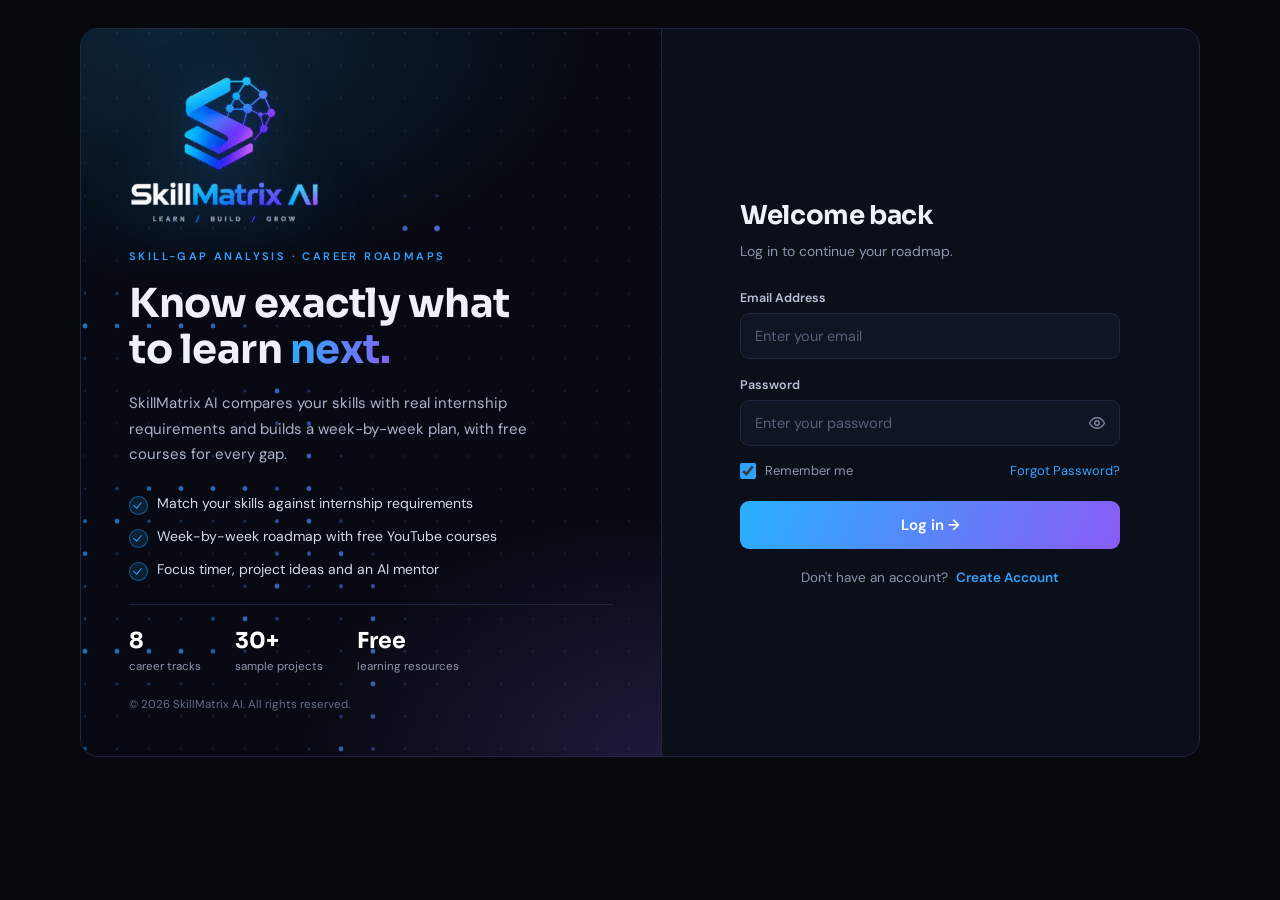
<file: frontend/index.html>
<!DOCTYPE html>
<html lang="en">
<head>
    <meta charset="UTF-8">
    <meta name="viewport" content="width=device-width, initial-scale=1.0">
    <title>SkillMatrix AI</title>
    <link rel="icon" type="image/png" href="assets/favicon.png">
    <link rel="preconnect" href="https://fonts.googleapis.com">
    <link rel="preconnect" href="https://fonts.gstatic.com" crossorigin>
    <link href="https://fonts.googleapis.com/css2?family=DM+Sans:wght@400;500;600&family=Sora:wght@600;700&display=swap" rel="stylesheet">
    <link rel="stylesheet" href="css/auth.css">
</head>
<body>
<div class="container">

    <!-- LEFT SECTION -->
    <div class="left">

        <div class="brand"><img class="logo-full" src="assets/logo-full.png" alt="SkillMatrix AI"></div>

        <div class="hero">
            <p class="tag">Skill-gap analysis &middot; Career roadmaps</p>

            <h1>Know exactly what<br>to learn <span>next.</span></h1>

            <p class="description">SkillMatrix AI compares your skills with real internship requirements and builds a week-by-week plan, with free courses for every gap.</p>

            <div class="features">
                <div>Match your skills against internship requirements</div>
                <div>Week-by-week roadmap with free YouTube courses</div>
                <div>Focus timer, project ideas and an AI mentor</div>
            </div>
        </div>

        <div class="stat-row"><div><b>8</b><span>career tracks</span></div><div><b>30+</b><span>sample projects</span></div><div><b>Free</b><span>learning resources</span></div></div>


        <p class="copyright">
            © 2026 SkillMatrix AI. All rights reserved.
        </p>

    </div>

    <!-- RIGHT SECTION -->
    <div class="right">

        <div class="login-box">

            <div class="mobile-brand"><img src="assets/logo-mark.png" alt=""><span class="wordmark">Skill<b>Matrix</b> <i>AI</i></span></div>

            <h2>Welcome back</h2>

            <p class="sub">
                Log in to continue your roadmap.
            </p>

            <form id="login-form" action="#" method="post">

                <label>Email Address</label>

                <input type="email"
                name="email"
                placeholder="Enter your email"
                required>

                <label>Password</label>

                <input type="password"
                name="password"
                placeholder="Enter your password"
                required>

                <div class="options">

                    <label class="remember">
                        <input type="checkbox" name="remember" checked>
                        Remember me
                    </label>

                    <a href="forgot-password.html">
                        Forgot Password?
                    </a>

                </div>

                <button type="submit">
                    Log in →
                </button>

            </form>

            <div class="signup">
                Don't have an account?
                <a href="signup.html">Create Account</a>
            </div>

        </div>

    </div>

</div>

    <script src="js/config.js"></script>
    <script src="js/api.js"></script>
    <script src="js/auth.js"></script>
<script src="js/auth-ui.js"></script>
</body>
</html>
</file>
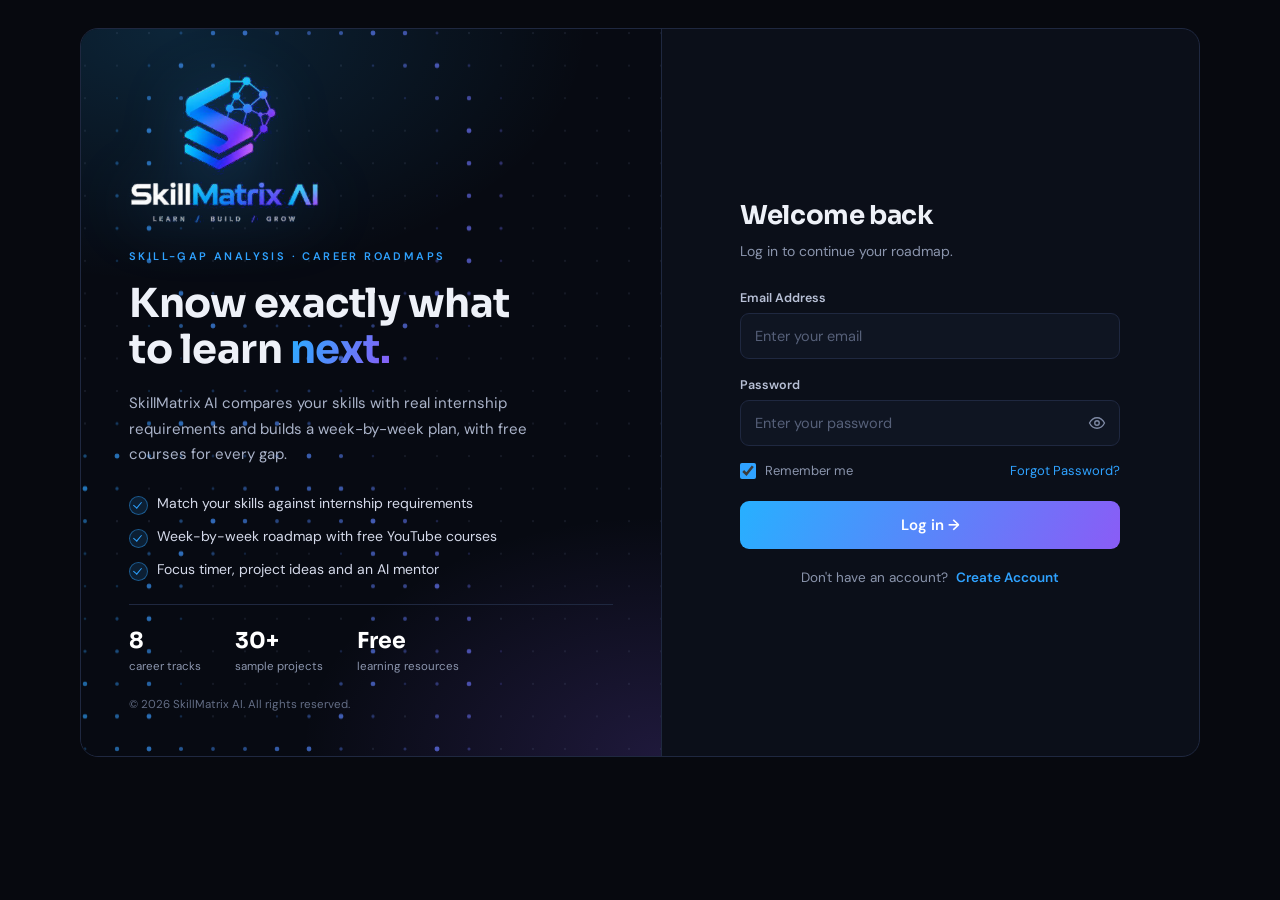
<file: frontend/dashboard.html>
<!DOCTYPE html>
<html lang="en">
<head>
    <meta charset="UTF-8">
    <meta name="viewport" content="width=device-width, initial-scale=1.0">
    <title>SkillMatrix AI - Dashboard</title>
    <link rel="icon" type="image/png" href="assets/favicon.png">
    <link rel="preconnect" href="https://fonts.googleapis.com">
    <link rel="preconnect" href="https://fonts.gstatic.com" crossorigin>
    <link href="https://fonts.googleapis.com/css2?family=DM+Sans:wght@400;500;600;700&family=Sora:wght@500;600;700&display=swap" rel="stylesheet">
    <link rel="stylesheet" href="css/app.css">
    <link rel="stylesheet" href="css/tools.css">
    <link rel="manifest" href="manifest.json">
    <meta name="theme-color" content="#0b1020">
</head>
<body class="nav-open">

<svg width="0" height="0" style="position:absolute" aria-hidden="true"><defs><linearGradient id="rg" x1="0" y1="0" x2="1" y2="1"><stop offset="0" stop-color="#27b0ff"/><stop offset="1" stop-color="#8a5cf6"/></linearGradient><symbol id="i-home" viewBox="0 0 24 24"><path d="M3 11l9-8 9 8"/><path d="M5 10v10h14V10"/><path d="M10 20v-6h4v6"/></symbol><symbol id="i-target" viewBox="0 0 24 24"><circle cx="12" cy="12" r="9"/><circle cx="12" cy="12" r="5"/><circle cx="12" cy="12" r="1.2"/></symbol><symbol id="i-chart" viewBox="0 0 24 24"><path d="M4 20V10M10 20V4M16 20v-8M22 20H2"/></symbol><symbol id="i-search" viewBox="0 0 24 24"><circle cx="11" cy="11" r="7"/><path d="M20 20l-4-4"/></symbol><symbol id="i-calendar" viewBox="0 0 24 24"><rect x="3" y="5" width="18" height="16" rx="2"/><path d="M3 10h18M8 3v4M16 3v4"/></symbol><symbol id="i-steps" viewBox="0 0 24 24"><path d="M5 12h14M13 6l6 6-6 6"/></symbol><symbol id="i-code" viewBox="0 0 24 24"><path d="M8 8l-5 4 5 4M16 8l5 4-5 4M14 5l-4 14"/></symbol><symbol id="i-compass" viewBox="0 0 24 24"><circle cx="12" cy="12" r="9"/><path d="M15.5 8.5l-2 5-5 2 2-5z"/></symbol><symbol id="i-map" viewBox="0 0 24 24"><path d="M9 4L3 6v14l6-2 6 2 6-2V4l-6 2z"/><path d="M9 4v14M15 6v14"/></symbol><symbol id="i-timer" viewBox="0 0 24 24"><circle cx="12" cy="13" r="8"/><path d="M12 9v4l3 2M9 2h6"/></symbol><symbol id="i-sparkle" viewBox="0 0 24 24"><path d="M11 3l1.9 5.1L18 10l-5.1 1.9L11 17l-1.9-5.1L4 10l5.1-1.9z"/><path d="M19 15l.8 2.2L22 18l-2.2.8L19 21l-.8-2.2L16 18l2.2-.8z"/></symbol><symbol id="i-user" viewBox="0 0 24 24"><circle cx="12" cy="8" r="4"/><path d="M4 21c0-4 3.6-7 8-7s8 3 8 7"/></symbol><symbol id="i-logout" viewBox="0 0 24 24"><path d="M9 21H5a2 2 0 01-2-2V5a2 2 0 012-2h4M16 17l5-5-5-5M21 12H9"/></symbol><symbol id="i-flame" viewBox="0 0 24 24"><path d="M12 3c1 3.5 5 5.5 5 10a5 5 0 01-10 0c0-2 1-3 2-4 .3 1.5 1 2 2 2 0-3-1-5 1-8z"/></symbol><symbol id="i-layers" viewBox="0 0 24 24"><path d="M12 3l9 5-9 5-9-5z"/><path d="M3 13l9 5 9-5"/></symbol><symbol id="i-trend" viewBox="0 0 24 24"><path d="M3 17l6-6 4 4 8-8M15 7h6v6"/></symbol><symbol id="i-check" viewBox="0 0 24 24"><circle cx="12" cy="12" r="9"/><path d="M8 12.5l3 3 5-6"/></symbol><symbol id="i-gamepad" viewBox="0 0 24 24"><rect x="2" y="7" width="20" height="11" rx="5"/><path d="M7 10v5M4.5 12.5h5"/><circle cx="15.5" cy="11.5" r="1"/><circle cx="18" cy="14" r="1"/></symbol><symbol id="i-medal" viewBox="0 0 24 24"><circle cx="12" cy="9" r="6"/><path d="M8.5 14L7 22l5-3 5 3-1.5-8"/></symbol></defs></svg>
<canvas id="bg-canvas" aria-hidden="true"></canvas>
<canvas id="confetti-canvas" aria-hidden="true"></canvas>

<!-- ============ SIDEBAR (opens / closes with the  button) ============ -->
<aside class="sidebar" id="sidebar" aria-label="Main menu">
    <div class="brand-row"><img src="assets/logo-mark.png" alt=""><span class="wordmark">Skill<b>Matrix</b> <i>AI</i></span></div>
    <nav id="nav">
        <p class="menu-title">Learn</p>
        <a href="#overview" data-view="overview"><svg class="ic"><use href="#i-home"/></svg><b>Dashboard</b></a>
        <a href="#analyzer" data-view="analyzer"><svg class="ic"><use href="#i-target"/></svg><b>Analyze My Skills</b></a>
        <a href="#progress" data-view="progress"><svg class="ic"><use href="#i-chart"/></svg><b>Skills &amp; Progress</b></a>
        <a href="#analysis" data-view="analysis"><svg class="ic"><use href="#i-search"/></svg><b>Skill Gap Analysis</b></a>
        <p class="menu-title">Plan</p>
        <a href="#roadmap" data-view="roadmap"><svg class="ic"><use href="#i-map"/></svg><b>Learning Roadmap</b></a>
        <p class="menu-title">Build</p>
        <a href="#projects" data-view="projects"><svg class="ic"><use href="#i-code"/></svg><b>Projects</b></a>
        <a href="#career" data-view="career"><svg class="ic"><use href="#i-compass"/></svg><b>Career Tracks</b></a>
        <p class="menu-title">Tools</p>
        <a href="#focus" data-view="focus"><svg class="ic"><use href="#i-timer"/></svg><b>Focus Timer</b></a>
        <a href="#mentor" data-view="mentor"><svg class="ic"><use href="#i-sparkle"/></svg><b>AI Mentor</b></a>
        <a href="#skilltest" data-view="skilltest"><svg class="ic"><use href="#i-check"/></svg><b>Skill Test</b></a>
        <a href="#notes" data-view="notes"><svg class="ic"><use href="#i-code"/></svg><b>Study Notes</b></a>
        <a href="#simulator" data-view="simulator"><svg class="ic"><use href="#i-trend"/></svg><b>Skill Simulator</b></a>
        <a href="#games" data-view="games"><svg class="ic"><use href="#i-gamepad"/></svg><b>Game Zone</b></a>
        <a href="#arcade" data-view="arcade"><svg class="ic"><use href="#i-gamepad"/></svg><b>Code Arcade</b></a>
        <p class="menu-title">Career Kit</p>
        <a href="#resume" data-view="resume"><svg class="ic"><use href="#i-layers"/></svg><b>Resume Builder</b></a>
        <a href="#ats" data-view="ats"><svg class="ic"><use href="#i-search"/></svg><b>ATS Checker</b></a>
        <a href="#linkedin" data-view="linkedin"><svg class="ic"><use href="#i-user"/></svg><b>LinkedIn Analyzer</b></a>
        <a href="#interview" data-view="interview"><svg class="ic"><use href="#i-sparkle"/></svg><b>Interview Prep</b></a>
        <a href="#company" data-view="company"><svg class="ic"><use href="#i-layers"/></svg><b>Company Prep</b></a>
        <a href="#cover" data-view="cover"><svg class="ic"><use href="#i-user"/></svg><b>Cover Letter</b></a>
        <a href="#market" data-view="market"><svg class="ic"><use href="#i-trend"/></svg><b>Job Market</b></a>
        <p class="menu-title">Account</p>
        <a href="#privacy" data-view="privacy"><svg class="ic"><use href="#i-check"/></svg><b>Privacy &amp; Data</b></a>
        <a href="#profile" data-view="profile"><svg class="ic"><use href="#i-user"/></svg><b>My Profile</b></a>
    </nav>
    <div class="sidebar-bottom">
        <a href="index.html" id="logout-link"><svg class="ic"><use href="#i-logout"/></svg><b>Log out</b></a>
    </div>
</aside>
<div class="scrim" id="scrim"></div>

<!-- ============ MAIN ============ -->
<div class="main" id="main">

    <header class="topbar">
        <button type="button" class="menu-toggle" id="menu-toggle" aria-label="Toggle menu" aria-expanded="true" aria-controls="sidebar">
            <span></span><span></span><span></span>
        </button>

        <a href="#profile" class="profile-chip" id="profile-chip" title="My Profile">
            <div class="avatar" id="user-avatar">S</div>
            <div class="chip-text"><strong id="user-name">Student</strong><small>My Profile</small></div>
        </a>

        <div class="topbar-title">
            <h2 id="view-title">Dashboard</h2>
            <p id="view-sub">Welcome back! Continue your learning journey.</p>
        </div>

        <div class="top-right">
            <a href="#focus" class="mini-timer" id="mini-timer" hidden><svg class="ic"><use href="#i-timer"/></svg><span id="mini-timer-text">25:00</span></a>
            <span class="streak-pill" id="streak-pill" title="Days in a row with a focus session"><svg class="ic"><use href="#i-flame"/></svg><b id="streak-count">0</b></span>
        </div>
    </header>

    <p class="page-msg" id="page-msg" role="alert"></p>

    <main id="views">

        <!-- ========== DASHBOARD ========== -->
        <section class="view" id="overview" data-title="Dashboard" data-sub="Welcome back! Continue your learning journey.">
            <div class="welcome">
                <div>
                    <p class="small-text">YOUR LEARNING JOURNEY</p>
                    <h1 id="welcome-title">Welcome to SkillMatrix AI!</h1>
                    <p id="welcome-text">Build your skills and take the next step towards your career.</p>
                    <a href="#analyzer" class="start-btn" id="welcome-btn">Analyze My Skills</a>
                    <a href="#focus" class="start-btn ghost">Start Focus Session</a>
                </div>
                <div class="welcome-visual"><img src="assets/logo-mark.png" alt=""></div>
            </div>

            <div class="stats">
                <div class="stat-card">
                    <div class="stat-icon purple"><svg class="ic"><use href="#i-layers"/></svg></div>
                    <p>Total Skills</p><h2 id="stat-skills">00</h2><small>Skills added to profile</small>
                </div>
                <div class="stat-card">
                    <div class="stat-icon orange"><svg class="ic"><use href="#i-trend"/></svg></div>
                    <p>Skills to Improve</p><h2 id="stat-improve">00</h2><small>Based on career goal</small>
                </div>
                <div class="stat-card">
                    <div class="stat-icon green"><svg class="ic"><use href="#i-check"/></svg></div>
                    <p>Learning Progress</p><h2 id="stat-progress">0%</h2><small>Overall completion</small>
                </div>
                <div class="stat-card">
                    <div class="stat-icon blue"><svg class="ic"><use href="#i-code"/></svg></div>
                    <p>Projects</p><h2 id="stat-projects">00</h2><small>Recommended projects</small>
                </div>
            </div>

            <div class="two-column even">
                <div class="panel" id="continue-card"></div>
                <div class="panel" id="today-card"></div>
            </div>
            <div class="panel quote-card"><p id="quote-text"></p><small id="quote-by"></small></div>
        </section>

        <!-- ========== ANALYZE ========== -->
        <section class="view" id="analyzer" data-title="Analyze My Skills" data-sub="Add your skills, pick a target internship and get your match.">
            <div class="panel">
                <h3>Target Internship</h3>
                <p class="muted">Add your current skills and pick the internship you want. We calculate your match instantly.</p>

                <form id="analyze-form" class="analyze-form" action="#" method="post">
                    <div class="field">
                        <label for="internship">Target internship</label>
                        <select id="internship" name="internship"></select>
                    </div>
                    <div class="field" id="custom-title-field" hidden>
                        <label for="custom-title">Internship title</label>
                        <input id="custom-title" type="text" maxlength="80" placeholder="e.g. AI Research Intern">
                    </div>
                    <div class="field wide" id="custom-skills-field" hidden>
                        <label for="custom-skills">Required skills (comma separated)</label>
                        <input id="custom-skills" type="text" placeholder="e.g. Python, Machine Learning, SQL">
                    </div>
                    <div class="field">
                        <label for="course">Course</label>
                        <input id="course" name="course" type="text" maxlength="60" placeholder="e.g. B.Tech CSE">
                    </div>
                    <div class="field">
                        <label for="year">Year</label>
                        <select id="year" name="year">
                            <option value="">Select year</option>
                            <option>1st Year</option><option>2nd Year</option><option>3rd Year</option><option>4th Year</option>
                        </select>
                    </div>
                    <div class="field wide">
                        <label for="skill-input">Your skills</label>
                        <div class="skill-add">
                            <input id="skill-input" type="text" list="skill-options" maxlength="40" placeholder="Type a skill, e.g. Python" autocomplete="off">
                            <select id="skill-level" aria-label="Skill level">
                                <option value="Beginner">Beginner</option>
                                <option value="Intermediate" selected>Intermediate</option>
                                <option value="Advanced">Advanced</option>
                            </select>
                            <button type="button" class="btn" id="add-skill-btn">+ Add</button>
                        </div>
                        <datalist id="skill-options"></datalist>
                        <div class="chips" id="skill-chips"></div>
                    </div>
                    <div class="actions wide">
                        <button type="submit" class="btn primary" id="analyze-btn">Analyze My Skills →</button>
                        <span class="form-msg" id="analyze-msg" role="alert"></span>
                    </div>
                </form>
            </div>
        </section>

        <!-- ========== SKILLS & PROGRESS ========== -->
        <section class="view" id="progress" data-title="Skills & Progress" data-sub="Your current skill levels and career goal.">
            <div class="two-column">
                <div class="panel">
                    <h3>My Learning Progress</h3>
                    <p class="muted">Your current skill levels</p>
                    <div id="skill-bars"></div>
                </div>
                <div class="panel" id="skills">
                    <h3>My Skills</h3>
                    <p class="muted">Skills added to your profile</p>
                    <div class="skill-tags" id="skill-tags"></div>
                    <h4 class="subheading">Career Goal</h4>
                    <p class="career-goal" id="career-goal">Not selected yet</p>
                </div>
            </div>
        </section>

        <!-- ========== GAP ANALYSIS ========== -->
        <section class="view" id="analysis" data-title="Skill Gap Analysis" data-sub="See exactly what you know and what to learn next.">
            <div class="panel">
                <p class="muted">Compare your current skills with your career requirements.</p>
                <div class="match-summary" id="match-summary" hidden>
                    <div class="match-number" id="match-number">0%</div>
                    <div class="match-detail">
                        <strong id="match-label"></strong>
                        <div class="bar"><div class="fill" id="match-fill" style="width:0%"></div></div>
                        <small id="match-counts"></small>
                    </div>
                </div>
                <div class="gap-list" id="gap-list"></div>
            </div>
        </section>

        <!-- ========== PROJECTS ========== -->
        <section class="view" id="projects" data-title="Projects" data-sub="Recommended projects, plus sample projects in every language.">
            <div class="tabs" id="project-tabs" role="tablist">
                <button type="button" class="tab active" data-tab="rec"> Recommended for you</button>
                <button type="button" class="tab" data-tab="lang"> By language</button>
                <button type="button" class="tab" data-tab="mine"> My projects</button>
            </div>
            <div class="tab-pane" id="tab-rec">
                <h3 class="sub-title">Closes your skill gaps</h3>
                <div class="three-column" id="project-list"></div>
                <h3 class="sub-title">Matches the languages you already know</h3>
                <div class="three-column" id="project-more"></div>
            </div>
            <div class="tab-pane" id="tab-lang" hidden>
                <div class="lang-chips" id="lang-chips"></div>
                <div class="three-column" id="lang-projects"></div>
            </div>
            <div class="tab-pane" id="tab-mine" hidden>
                <div class="three-column" id="my-projects"></div>
            </div>
        </section>

        <!-- ========== CAREER TRACKS ========== -->
        <section class="view" id="career" data-title="Career Tracks" data-sub="Pick a track, follow the stages, learn with free playlists.">
            <h3 class="sub-title">Explore tracks</h3>
            <div class="track-grid" id="track-grid"></div>
            <div class="panel track-detail" id="track-detail" hidden></div>
            <h3 class="sub-title">Best matches for your skills</h3>
            <div class="two-column even" id="career-list"></div>
        </section>

        <!-- ========== ROADMAP ========== -->
        <section class="view" id="roadmap" data-title="Learning Roadmap" data-sub="Your roadmap, daily schedule and next steps in one place.">
            <div class="tabs" id="roadmap-tabs" role="tablist">
                <button type="button" class="tab active" data-tab="road">Roadmap</button>
                <button type="button" class="tab" data-tab="sched">My Schedule</button>
                <button type="button" class="tab" data-tab="next">Next Steps</button>
            </div>
            <div class="tab-pane" id="rtab-road">
            <div class="panel">
                <div class="roadmap-toolbar">
                    <div class="field">
                        <label for="roadmap-weeks">Weeks</label>
                        <select id="roadmap-weeks">
                            <option value="4">4 weeks</option><option value="6" selected>6 weeks</option>
                            <option value="8">8 weeks</option><option value="10">10 weeks</option><option value="12">12 weeks</option>
                        </select>
                    </div>
                    <div class="field">
                        <label for="roadmap-hours">Hours / week</label>
                        <input id="roadmap-hours" type="number" min="1" max="40" value="8">
                    </div>
                    <button type="button" class="btn primary" id="roadmap-btn"> Generate Roadmap</button>
                </div>
                <p class="form-msg" id="roadmap-msg" role="alert"></p>
                <p class="muted roadmap-summary" id="roadmap-summary"></p>
            </div>
            <div class="panel roadmap" id="roadmap-list"></div>
            <div class="panel" id="free-courses" hidden>
                <h3> Free courses for your roadmap</h3>
                <p class="muted">YouTube playlist searches in English and Hindi - pick the teacher you like best.</p>
                <div id="course-list"></div>
            </div>
            </div>

            <div class="tab-pane" id="rtab-sched" hidden>
                <p class="muted">Build your own timetable: choose days, hours and start time.</p>
                <div id="plan-box"></div>
            </div>

            <div class="tab-pane" id="rtab-next" hidden>
                <p class="muted">The three things that move you forward fastest.</p>
                <div class="three-column" id="next-steps"></div>
                <div id="next-reco"></div>
            </div>
        </section>

        <!-- ========== FOCUS TIMER ========== -->
        <section class="view" id="focus" data-title="Focus Timer" data-sub="Pomodoro sessions to build a study streak.">
            <div class="focus-wrap panel" id="focus-panel">
                <button type="button" class="btn exit-focus" id="exit-focus">✕ Exit Focus Mode</button>
                <div class="mode-tabs" id="mode-tabs">
                    <button type="button" class="tab active" data-mode="focus">Focus</button>
                    <button type="button" class="tab" data-mode="short">Short break</button>
                    <button type="button" class="tab" data-mode="long">Long break</button>
                </div>

                <div class="ring">
                    <svg viewBox="0 0 240 240" aria-hidden="true">
                        <circle class="ring-bg" cx="120" cy="120" r="104"/>
                        <circle class="ring-fg" id="ring-fg" cx="120" cy="120" r="104"/>
                    </svg>
                    <div class="ring-text"><span id="timer-text">25:00</span><small id="timer-mode">Focus</small></div>
                </div>

                <div class="field task-pick">
                    <label for="focus-task">What are you working on?</label>
                    <select id="focus-task"></select>
                </div>

                <div class="timer-controls">
                    <button type="button" class="btn primary big" id="timer-start">Start</button>
                    <button type="button" class="btn" id="timer-reset">↺ Reset</button>
                    <button type="button" class="btn" id="timer-done" hidden>✓ Mark task done</button>
                </div>

                <div class="timer-options">
                    <label>Focus <input type="number" id="opt-focus" min="5" max="90" value="25"> min</label>
                    <label>Short <input type="number" id="opt-short" min="1" max="30" value="5"> min</label>
                    <label>Long <input type="number" id="opt-long" min="5" max="60" value="15"> min</label>
                    <label class="switch"><input type="checkbox" id="opt-noise">  Focus sound</label>
                </div>

                <button type="button" class="btn focus-enter" id="enter-focus"> Enter Focus Mode (full screen)</button>
            </div>

            <div class="focus-stats" id="focus-stats"></div>
        </section>

        <!-- ========== AI MENTOR ========== -->
        <section class="view" id="mentor" data-title="AI Mentor" data-sub="Ask anything about skills, projects or careers.">
            <div class="panel chat">
                <div class="chat-log" id="chat-log"></div>
                <div class="chat-suggest" id="chat-suggest"></div>
                <form class="chat-form" id="chat-form" action="#" method="post">
                    <input type="text" id="chat-input" maxlength="500" placeholder="Ask your mentor... (Hindi / English / Hinglish)" autocomplete="off">
                    <button type="submit" class="btn primary" id="chat-send">Send </button>
                </form>
            </div>
        </section>

        <!-- ========== CODE ARCADE ========== -->
        <section class="view" id="arcade" data-title="Code Arcade" data-sub="Play, earn XP and learn Python, HTML, CSS and more.">
            <div class="panel arc-stats" id="arc-stats"></div>
            <div id="arc-home">
                <h3 class="sub-title">Quiz rounds (6 questions each)</h3>
                <div class="bt-tiers" id="arc-qlevel"></div>
                <div class="game-grid" id="arc-langs"></div>
                <h3 class="sub-title">Answer Rain: catch the right answer before it lands</h3>
                <div class="game-grid" id="arc-rain"></div>
                <h3 class="sub-title">Monster battles (5 levels: Easy to Insane)</h3>
                <div class="game-grid" id="arc-battle"></div>
                <h3 class="sub-title">Live labs: write real HTML and CSS</h3>
                <div class="game-grid" id="arc-labs"></div>
            </div>
            <div id="arc-play" hidden></div>
        </section>

        <section class="view" id="skilltest" data-title="Skill Test" data-sub="Random questions verify the level you claim."><div id="v-skilltest"></div></section>

        <section class="view" id="resume" data-title="Resume Builder" data-sub="Fill each section; the resume updates live."><div id="v-resume"></div></section>
        <section class="view" id="ats" data-title="ATS Checker" data-sub="Upload your resume and see how ATS software reads it."><div id="v-ats"></div></section>
        <section class="view" id="linkedin" data-title="LinkedIn Analyzer" data-sub="Tips plus a full profile analysis."><div id="v-linkedin"></div></section>
        <section class="view" id="interview" data-title="Interview Prep" data-sub="Questions with full answers and a mock interview."><div id="v-interview"></div></section>
        <section class="view" id="notes" data-title="Study Notes" data-sub="Notes for every language: edit, upload, download."><div id="v-notes"></div></section>
        <section class="view" id="simulator" data-title="Skill Simulator" data-sub="See how one new skill changes your match."><div id="v-simulator"></div></section>
        <section class="view" id="company" data-title="Company Prep" data-sub="What each type of company looks for."><div id="v-company"></div></section>
        <section class="view" id="cover" data-title="Cover Letter & Emails" data-sub="Cover letter, cold email and referral request."><div id="v-cover"></div></section>
        <section class="view" id="privacy" data-title="Privacy & Data" data-sub="Export or delete everything we store."><div id="v-privacy"></div></section>
        <section class="view" id="market" data-title="Job Market" data-sub="What companies ask for, shown as charts."><div id="v-market"></div></section>

        <section class="view" id="games" data-title="Game Zone" data-sub="Space and racing games powered by coding questions."><div id="v-games"></div></section>

        <!-- ========== PROFILE ========== -->
        <section class="view" id="profile" data-title="My Profile" data-sub="Your details, stats and badges.">
            <div id="profile-panel"></div>
        </section>

    </main>

    <footer>
        <p>© 2026 SkillMatrix AI</p>
    </footer>
</div>

<script src="js/config.js"></script>
    <script src="js/api.js"></script>
<script src="js/dashboard.js"></script>
<script src="js/starters.js"></script>
<script src="js/extras.js"></script>
<script src="js/arcade-data.js"></script>
<script src="js/arcade-gen.js"></script>
<script src="js/arcade-bank.js"></script>
<script src="js/sound.js"></script>
<script src="js/arcade.js"></script>
<script src="js/battle.js"></script>
<script src="js/rain.js"></script>
<script src="js/planner.js"></script>
<script src="js/sync.js"></script>
<script src="js/qbank.js"></script>
<script src="js/kit-data.js"></script>
<script src="js/qbank2.js"></script>
<script src="js/qbank3.js"></script>
    <script src="js/notes-data.js"></script>
<script src="js/games.js"></script>
<script src="js/tools.js"></script>
</body>
</html>
</file>
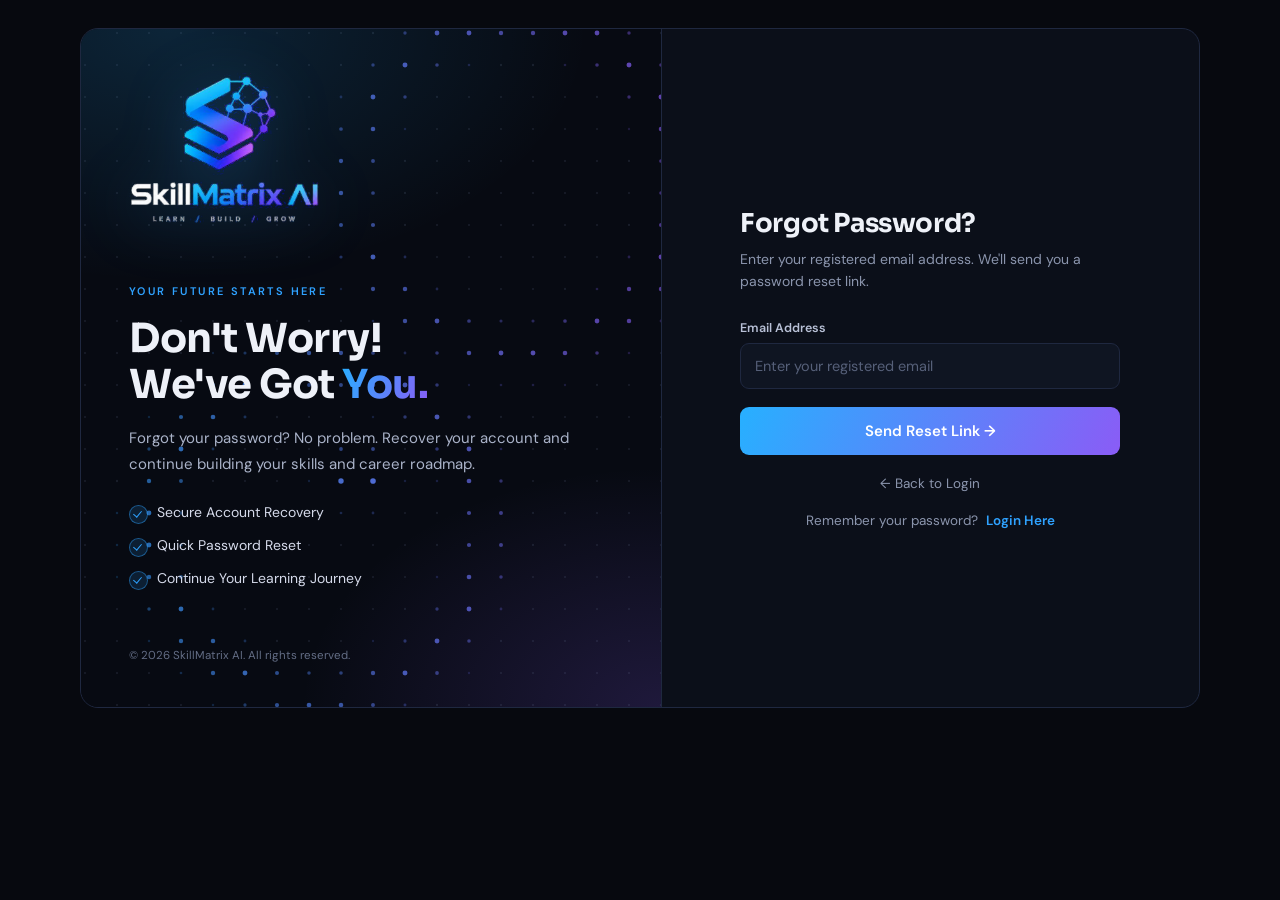
<file: frontend/forgot-password.html>
<!DOCTYPE html>
<html lang="en">
<head>
    <meta charset="UTF-8">
    <meta name="viewport" content="width=device-width, initial-scale=1.0">
    <title>SkillMatrix AI</title>
    <link rel="icon" type="image/png" href="assets/favicon.png">
    <link rel="preconnect" href="https://fonts.googleapis.com">
    <link rel="preconnect" href="https://fonts.gstatic.com" crossorigin>
    <link href="https://fonts.googleapis.com/css2?family=DM+Sans:wght@400;500;600&family=Sora:wght@600;700&display=swap" rel="stylesheet">
    <link rel="stylesheet" href="css/auth.css">
</head>
<body>
<div class="container">

    <!-- LEFT SECTION -->
    <div class="left">

        <div class="brand"><img class="logo-full" src="assets/logo-full.png" alt="SkillMatrix AI"></div>

        <div class="hero">

            <p class="tag">YOUR FUTURE STARTS HERE</p>

            <h1>Don't Worry!<br>
                We've Got <span>You.</span>
            </h1>

            <p class="description">
                Forgot your password? No problem.
                Recover your account and continue building
                your skills and career roadmap.
            </p>

            <div class="features">
                <div>Secure Account Recovery</div>
                <div>Quick Password Reset</div>
                <div>Continue Your Learning Journey</div>
            </div>

        </div>

        <p class="copyright">
            © 2026 SkillMatrix AI. All rights reserved.
        </p>

    </div>

    <!-- RIGHT SECTION -->
    <div class="right">

        <div class="forgot-box">

            <div class="mobile-brand"><img src="assets/logo-mark.png" alt=""><span class="wordmark">Skill<b>Matrix</b> <i>AI</i></span></div>

            <h2>Forgot Password?</h2>

            <p class="sub">
                Enter your registered email address.
                We'll send you a password reset link.
            </p>

            <form id="forgot-password-form" action="#" method="post">

                <label>Email Address</label>

                <input type="email"
                name="email"
                placeholder="Enter your registered email"
                required>

                <button type="submit">
                    Send Reset Link →
                </button>

            </form>

            <div class="back">
                <a href="index.html">← Back to Login</a>
            </div>

            <div class="help">
                Remember your password?
                <a href="index.html">Login Here</a>
            </div>

        </div>

    </div>

</div>

    <script src="js/config.js"></script>
    <script src="js/api.js"></script>
    <script src="js/auth.js"></script>
<script src="js/auth-ui.js"></script>
</body>
</html>
</file>
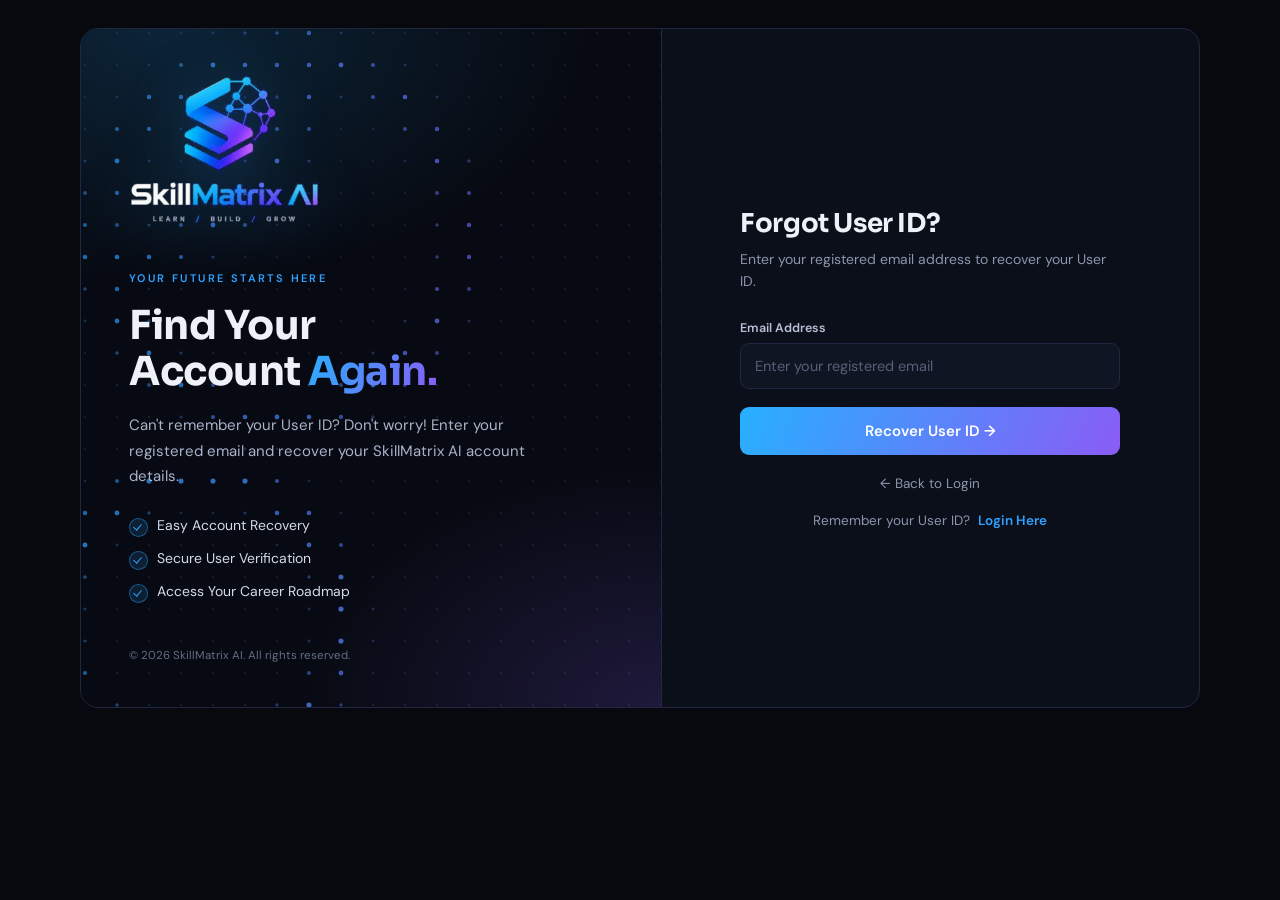
<file: frontend/forgot-userid.html>
<!DOCTYPE html>
<html lang="en">
<head>
    <meta charset="UTF-8">
    <meta name="viewport" content="width=device-width, initial-scale=1.0">
    <title>SkillMatrix AI</title>
    <link rel="icon" type="image/png" href="assets/favicon.png">
    <link rel="preconnect" href="https://fonts.googleapis.com">
    <link rel="preconnect" href="https://fonts.gstatic.com" crossorigin>
    <link href="https://fonts.googleapis.com/css2?family=DM+Sans:wght@400;500;600&family=Sora:wght@600;700&display=swap" rel="stylesheet">
    <link rel="stylesheet" href="css/auth.css">
</head>
<body>
<div class="container">

    <!-- LEFT SECTION -->
    <div class="left">

        <div class="brand"><img class="logo-full" src="assets/logo-full.png" alt="SkillMatrix AI"></div>

        <div class="hero">

            <p class="tag">YOUR FUTURE STARTS HERE</p>

            <h1>Find Your<br>
                Account <span>Again.</span>
            </h1>

            <p class="description">
                Can't remember your User ID?
                Don't worry! Enter your registered email
                and recover your SkillMatrix AI account details.
            </p>

            <div class="features">
                <div>Easy Account Recovery</div>
                <div>Secure User Verification</div>
                <div>Access Your Career Roadmap</div>
            </div>

        </div>

        <p class="copyright">
            © 2026 SkillMatrix AI. All rights reserved.
        </p>

    </div>

    <!-- RIGHT SECTION -->
    <div class="right">

        <div class="forgot-box">

            <div class="mobile-brand"><img src="assets/logo-mark.png" alt=""><span class="wordmark">Skill<b>Matrix</b> <i>AI</i></span></div>

            <h2>Forgot User ID?</h2>

            <p class="sub">
                Enter your registered email address
                to recover your User ID.
            </p>

            <form id="forgot-userid-form" action="#" method="post">

                <label>Email Address</label>

                <input type="email"
                name="email"
                placeholder="Enter your registered email"
                required>

                <button type="submit">
                    Recover User ID →
                </button>

            </form>

            <div class="back">
                <a href="index.html">← Back to Login</a>
            </div>

            <div class="help">
                Remember your User ID?
                <a href="index.html">Login Here</a>
            </div>

        </div>

    </div>

</div>

    <script src="js/config.js"></script>
    <script src="js/api.js"></script>
    <script src="js/auth.js"></script>
<script src="js/auth-ui.js"></script>
</body>
</html>
</file>
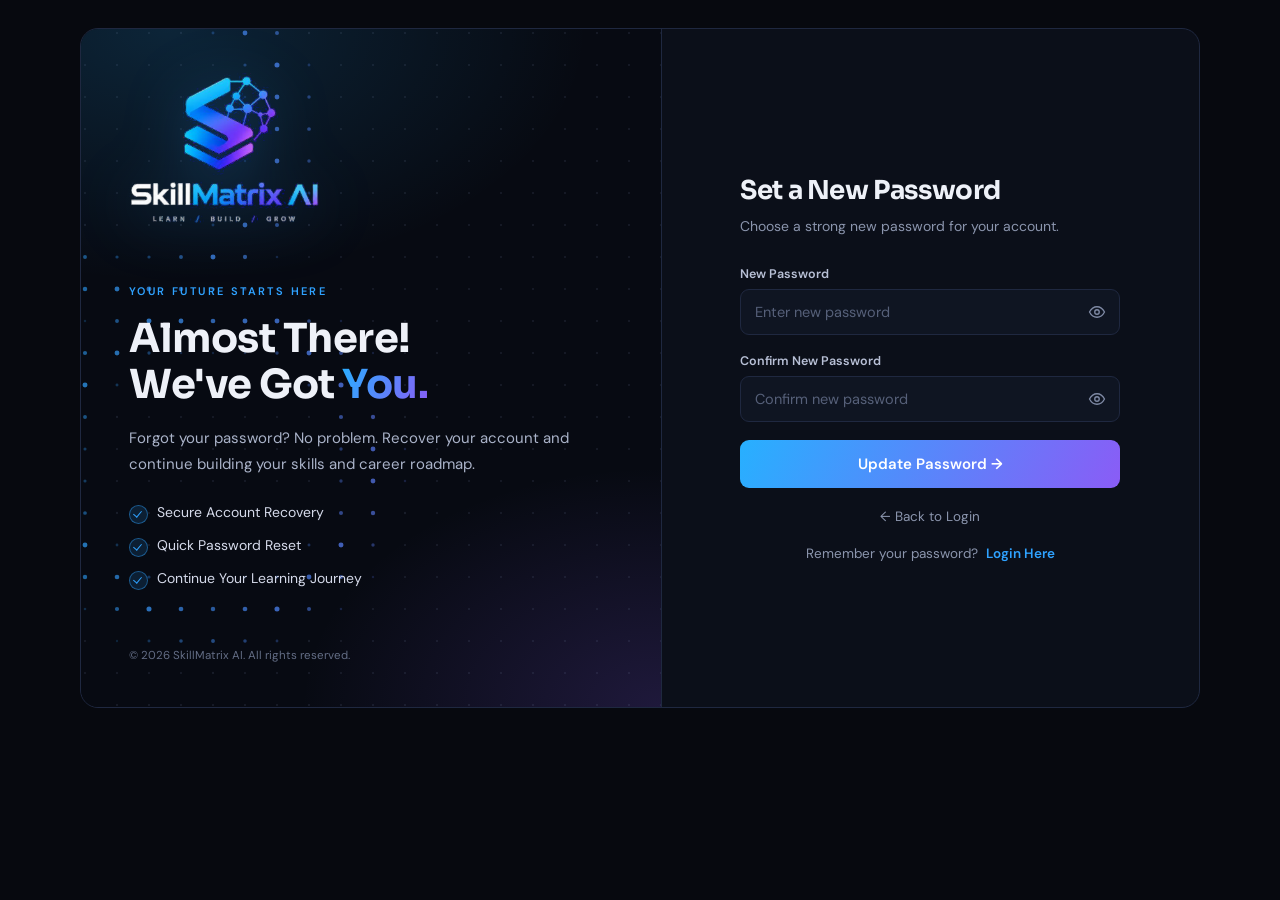
<file: frontend/reset-password.html>
<!DOCTYPE html>
<html lang="en">
<head>
    <meta charset="UTF-8">
    <meta name="viewport" content="width=device-width, initial-scale=1.0">
    <title>SkillMatrix AI</title>
    <link rel="icon" type="image/png" href="assets/favicon.png">
    <link rel="preconnect" href="https://fonts.googleapis.com">
    <link rel="preconnect" href="https://fonts.gstatic.com" crossorigin>
    <link href="https://fonts.googleapis.com/css2?family=DM+Sans:wght@400;500;600&family=Sora:wght@600;700&display=swap" rel="stylesheet">
    <link rel="stylesheet" href="css/auth.css">
</head>
<body>
<div class="container">

    <!-- LEFT SECTION -->
    <div class="left">

        <div class="brand"><img class="logo-full" src="assets/logo-full.png" alt="SkillMatrix AI"></div>

        <div class="hero">

            <p class="tag">YOUR FUTURE STARTS HERE</p>

            <h1>Almost There!<br>
                We've Got <span>You.</span>
            </h1>

            <p class="description">
                Forgot your password? No problem.
                Recover your account and continue building
                your skills and career roadmap.
            </p>

            <div class="features">
                <div>Secure Account Recovery</div>
                <div>Quick Password Reset</div>
                <div>Continue Your Learning Journey</div>
            </div>

        </div>

        <p class="copyright">
            © 2026 SkillMatrix AI. All rights reserved.
        </p>

    </div>

    <!-- RIGHT SECTION -->
    <div class="right">

        <div class="forgot-box">

            <div class="mobile-brand"><img src="assets/logo-mark.png" alt=""><span class="wordmark">Skill<b>Matrix</b> <i>AI</i></span></div>

            <h2>Set a New Password</h2>

            <p class="sub">
                Choose a strong new password for your account.
            </p>

            <form id="reset-password-form" action="#" method="post">

                <label>New Password</label>

                <input type="password"
                name="password"
                placeholder="Enter new password"
                minlength="8"
                required>

                <label>Confirm New Password</label>

                <input type="password"
                name="confirm_password"
                placeholder="Confirm new password"
                minlength="8"
                required>

                <button type="submit">
                    Update Password →
                </button>

            </form>

            <div class="back">
                <a href="index.html">← Back to Login</a>
            </div>

            <div class="help">
                Remember your password?
                <a href="index.html">Login Here</a>
            </div>

        </div>

    </div>

</div>

    <script src="js/config.js"></script>
    <script src="js/api.js"></script>
    <script src="js/auth.js"></script>
<script src="js/auth-ui.js"></script>
</body>
</html>
</file>
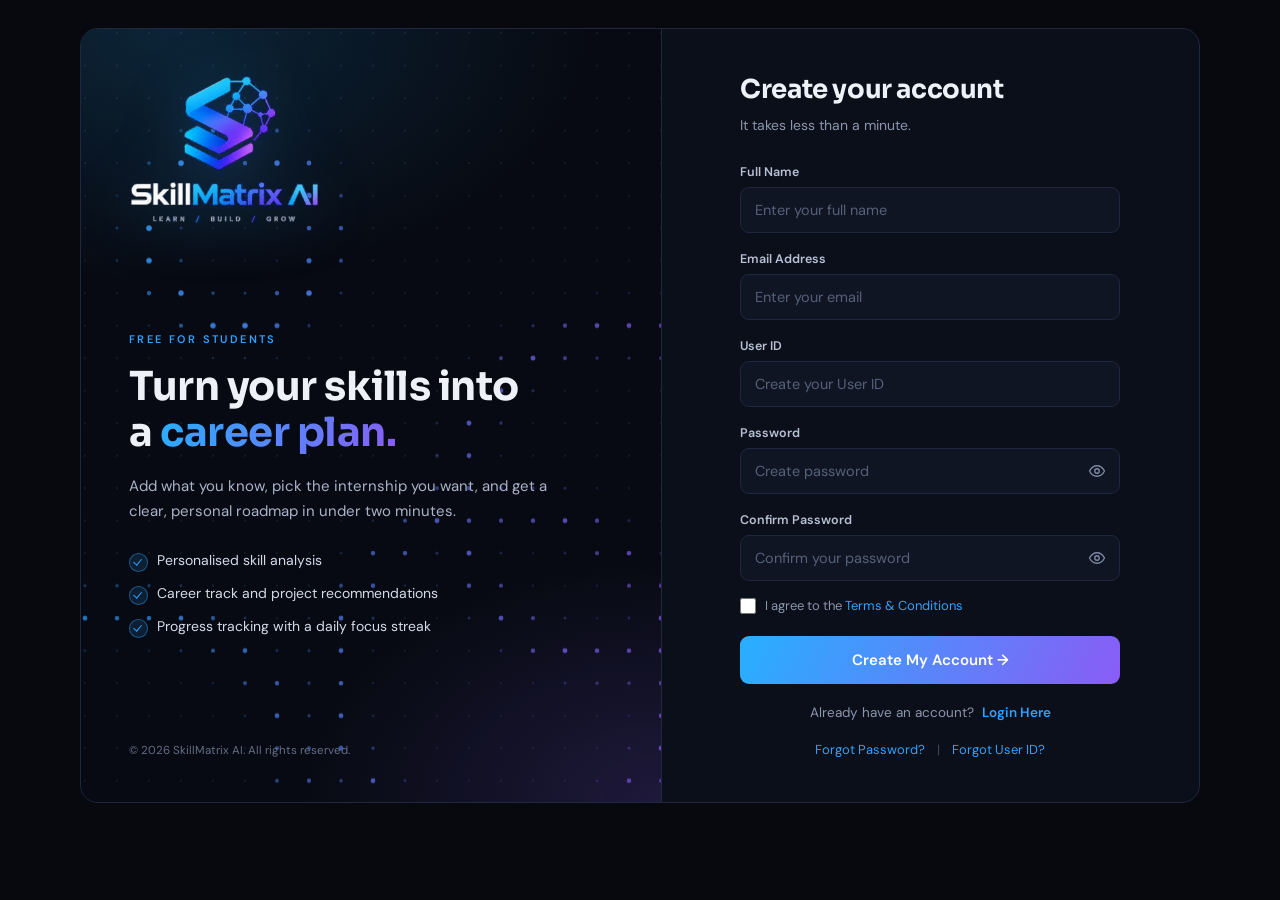
<file: frontend/signup.html>
<!DOCTYPE html>
<html lang="en">
<head>
    <meta charset="UTF-8">
    <meta name="viewport" content="width=device-width, initial-scale=1.0">
    <title>SkillMatrix AI</title>
    <link rel="icon" type="image/png" href="assets/favicon.png">
    <link rel="preconnect" href="https://fonts.googleapis.com">
    <link rel="preconnect" href="https://fonts.gstatic.com" crossorigin>
    <link href="https://fonts.googleapis.com/css2?family=DM+Sans:wght@400;500;600&family=Sora:wght@600;700&display=swap" rel="stylesheet">
    <link rel="stylesheet" href="css/auth.css">
</head>
<body>
<div class="container">

    <!-- LEFT SECTION -->
    <div class="left">

        <div class="brand"><img class="logo-full" src="assets/logo-full.png" alt="SkillMatrix AI"></div>

        <div class="hero">

            <p class="tag">Free for students</p>

            <h1>Turn your skills into<br>a <span>career plan.</span></h1>

            <p class="description">Add what you know, pick the internship you want, and get a clear, personal roadmap in under two minutes.</p>

            <div class="features">
                <div>Personalised skill analysis</div>
                <div>Career track and project recommendations</div>
                <div>Progress tracking with a daily focus streak</div>
            </div>
        </div>


        <p class="copyright">
            © 2026 SkillMatrix AI. All rights reserved.
        </p>

    </div>

    <!-- RIGHT SECTION -->
    <div class="right">

        <div class="signup-box">

            <div class="mobile-brand"><img src="assets/logo-mark.png" alt=""><span class="wordmark">Skill<b>Matrix</b> <i>AI</i></span></div>

            <h2>Create your account</h2>

            <p class="sub">
                It takes less than a minute.
            </p>

            <form id="signup-form" action="#" method="post">

                <label>Full Name</label>
                <input type="text"
                name="fullname"
                placeholder="Enter your full name"
                required>

                <label>Email Address</label>
                <input type="email"
                name="email"
                placeholder="Enter your email"
                required>

                <label>User ID</label>
                <input type="text"
                name="userid"
                placeholder="Create your User ID"
                required>

                <label>Password</label>
                <input type="password"
                name="password"
                placeholder="Create password"
                minlength="8"
                required>

                <label>Confirm Password</label>
                <input type="password"
                name="confirm_password"
                placeholder="Confirm your password"
                minlength="8"
                required>

                <div class="terms">
                    <input type="checkbox" required>
                    <span>
                        I agree to the
                        <a href="#">Terms & Conditions</a>
                    </span>
                </div>

                <button type="submit">
                    Create My Account →
                </button>

            </form>

            <div class="login">
                Already have an account?
                <a href="index.html">Login Here</a>
            </div>

            <div class="recovery">
                <a href="forgot-password.html">Forgot Password?</a>
                <span>|</span>
                <a href="forgot-userid.html">Forgot User ID?</a>
            </div>

        </div>

    </div>

</div>

    <script src="js/config.js"></script>
    <script src="js/api.js"></script>
    <script src="js/auth.js"></script>
<script src="js/auth-ui.js"></script>
</body>
</html>
</file>
<file: frontend/css/auth.css>
/* SkillMatrix AI - login / signup / recovery pages (one shared stylesheet) */
:root { --bg: #07090f; --panel: #0b0f19; --field: #0f1522; --line: #1f2840; --line2: #2b3756; --text: #eef1f8; --muted: #8b95ad; --blue: #2fa2ff; --violet: #8a5cf6; --grad: linear-gradient(115deg, #27b0ff, #8a5cf6); --ease: cubic-bezier(.22,.8,.3,1); }
* { margin: 0; padding: 0; box-sizing: border-box; }
html, body { min-height: 100%; }
body { font-family: 'DM Sans', system-ui, -apple-system, 'Segoe UI', Roboto, sans-serif; background: var(--bg); color: var(--text); display: flex; align-items: center; justify-content: center; padding: 28px; -webkit-font-smoothing: antialiased; }
h1, h2, .wordmark { font-family: 'Sora', 'DM Sans', system-ui, sans-serif; }
a { color: var(--blue); text-decoration: none; transition: color .2s; }
a:hover { color: #7cc4ff; }

.container { width: 100%; max-width: 1120px; min-height: 680px; display: grid; grid-template-columns: 1.08fr 1fr; background: var(--panel); border: 1px solid var(--line); border-radius: 18px; overflow: hidden; animation: rise .7s var(--ease) both; }

/* ---------- left: brand + matrix animation ---------- */
.left { position: relative; padding: 44px 48px; display: flex; flex-direction: column; justify-content: space-between; overflow: hidden; background: radial-gradient(700px 420px at 15% 0%, rgba(39,176,255,.16), transparent 60%), radial-gradient(600px 400px at 100% 100%, rgba(138,92,246,.18), transparent 60%), #070a12; border-right: 1px solid var(--line); }
.matrix-bg { position: absolute; inset: 0; width: 100%; height: 100%; pointer-events: none; }
.left > *:not(.matrix-bg) { position: relative; z-index: 1; }
.brand .logo-full { width: 190px; height: auto; display: block; filter: drop-shadow(0 8px 30px rgba(47,162,255,.25)); animation: fadeIn 1s .1s both; }
.hero { margin: 26px 0; }
.tag { font-size: 11px; font-weight: 600; letter-spacing: 2.4px; color: var(--blue); margin-bottom: 18px; text-transform: uppercase; }
.hero h1 { font-size: clamp(30px, 3.2vw, 40px); line-height: 1.15; font-weight: 700; letter-spacing: -.5px; margin-bottom: 18px; }
.hero h1 span { background: var(--grad); -webkit-background-clip: text; background-clip: text; color: transparent; }
.description { color: #aab3c9; font-size: 15px; line-height: 1.7; max-width: 440px; margin-bottom: 26px; }
.features { display: grid; gap: 15px; }
.features > div { position: relative; padding-left: 28px; font-size: 14px; color: #d5daea; }
.features > div::before { content: ""; position: absolute; left: 0; top: 2px; width: 17px; height: 17px; border-radius: 50%; background: rgba(47,162,255,.14); border: 1px solid rgba(47,162,255,.45); }
.features > div::after { content: ""; position: absolute; left: 6px; top: 6px; width: 4px; height: 7px; border: solid var(--blue); border-width: 0 1.6px 1.6px 0; transform: rotate(40deg); }
.stat-row { display: flex; gap: 34px; margin-bottom: 22px; padding-top: 22px; border-top: 1px solid var(--line); }
.stat-row b { display: block; font-family: 'Sora', sans-serif; font-size: 22px; color: #fff; }
.stat-row span { font-size: 11.5px; color: var(--muted); }
.copyright { font-size: 11.5px; color: #636d85; }
.hero > *, .features > div, .stat-row { animation: rise .7s var(--ease) both; }
.hero > :nth-child(1) { animation-delay: .15s; } .hero > :nth-child(2) { animation-delay: .22s; } .hero > :nth-child(3) { animation-delay: .3s; }
.features > div:nth-child(1) { animation-delay: .4s; } .features > div:nth-child(2) { animation-delay: .48s; } .features > div:nth-child(3) { animation-delay: .56s; } .stat-row { animation-delay: .65s; }

/* ---------- right: form ---------- */
.right { display: flex; align-items: center; justify-content: center; padding: 44px 48px; }
.login-box, .signup-box, .forgot-box { width: 100%; max-width: 380px; }
.mobile-brand { display: none; align-items: center; gap: 10px; margin-bottom: 26px; }
.mobile-brand img { width: 36px; height: 36px; }
.wordmark { font-weight: 700; font-size: 19px; letter-spacing: -.3px; color: #fff; }
.wordmark b { color: var(--blue); font-weight: 700; }
.wordmark i { font-style: normal; background: var(--grad); -webkit-background-clip: text; background-clip: text; color: transparent; }
h2 { font-size: 26px; font-weight: 700; letter-spacing: -.4px; margin-bottom: 8px; }
.sub { color: var(--muted); font-size: 14px; line-height: 1.6; margin-bottom: 28px; }
form > * { animation: rise .6s var(--ease) both; }
label { display: block; font-size: 12.5px; font-weight: 600; color: #b8c0d6; margin-bottom: 7px; }
input:not([type="checkbox"]), select { width: 100%; height: 46px; padding: 0 14px; margin-bottom: 18px; background: var(--field); border: 1px solid var(--line); border-radius: 9px; color: var(--text); font-size: 14.5px; font-family: inherit; outline: none; transition: border-color .2s, box-shadow .2s, background .2s; }
input::placeholder { color: #566079; }
input:not([type="checkbox"]):hover { border-color: var(--line2); }
input:not([type="checkbox"]):focus { border-color: var(--blue); box-shadow: 0 0 0 3px rgba(47,162,255,.16); background: #101827; }
input.field-error { border-color: #ff6b7a !important; box-shadow: 0 0 0 3px rgba(255,107,122,.12); }
input[type="checkbox"] { width: 16px; height: 16px; accent-color: var(--blue); margin: 0; flex: 0 0 auto; }
.options { display: flex; justify-content: space-between; align-items: center; margin: -2px 0 22px; font-size: 13px; }
.remember, .terms { display: flex; align-items: center; gap: 9px; color: var(--muted); font-size: 13px; font-weight: 400; margin: 0; cursor: pointer; }
.terms { margin: -2px 0 22px; }
button[type="submit"] { width: 100%; height: 48px; border: 0; border-radius: 9px; background: var(--grad); color: #fff; font-size: 15px; font-weight: 600; font-family: inherit; cursor: pointer; transition: transform .2s var(--ease), box-shadow .25s, filter .2s; }
button[type="submit"]:hover:not(:disabled) { transform: translateY(-2px); box-shadow: 0 10px 28px rgba(47,162,255,.28); filter: brightness(1.06); }
button[type="submit"]:active { transform: none; }
button[disabled] { opacity: .65; cursor: wait; }
.signup, .login, .help, .back, .recovery { text-align: center; margin-top: 20px; font-size: 13.5px; color: var(--muted); }
.signup a, .login a, .help a { font-weight: 600; margin-left: 4px; }
.recovery { display: flex; justify-content: center; gap: 12px; font-size: 13px; }
.recovery span { color: #3a4560; }
.back a { color: var(--muted); } .back a:hover { color: #fff; }
.form-msg { font-size: 13px; line-height: 1.55; margin: 0 0 14px; padding: 0; }
.form-msg:empty { display: none; }
.form-msg.error { color: #ff8e9a; background: rgba(255,107,122,.08); border: 1px solid rgba(255,107,122,.25); padding: 10px 12px; border-radius: 8px; }
.form-msg.success { color: #5fe0a8; background: rgba(61,220,151,.07); border: 1px solid rgba(61,220,151,.25); padding: 10px 12px; border-radius: 8px; }
.form-msg a { word-break: break-all; }

/* show / hide password */
.pw-wrap { position: relative; margin-bottom: 18px; }
.pw-wrap input { margin-bottom: 0 !important; padding-right: 48px !important; }
.pw-toggle { position: absolute; right: 6px; top: 6px; width: 34px; height: 34px; border: 0; border-radius: 7px; background: transparent; color: #7f8aa5; cursor: pointer; display: grid; place-items: center; transition: .2s; }
.pw-toggle:hover { background: rgba(255,255,255,.07); color: #fff; }
.pw-toggle svg { width: 18px; height: 18px; fill: none; stroke: currentColor; stroke-width: 1.8; stroke-linecap: round; stroke-linejoin: round; }

@keyframes rise { from { opacity: 0; transform: translateY(16px); } to { opacity: 1; transform: none; } }
@keyframes fadeIn { from { opacity: 0; } to { opacity: 1; } }
@media (max-width: 900px) {
    body { padding: 0; align-items: stretch; }
    .container { grid-template-columns: 1fr; border-radius: 0; border: 0; min-height: 100vh; }
    .left { display: none; }
    .right { padding: 36px 24px; }
    .mobile-brand { display: flex; }
}
@media (prefers-reduced-motion: reduce) { *, *::before, *::after { animation: none !important; transition: none !important; } }
</file>
<file: frontend/css/app.css>
/* SkillMatrix AI - dashboard design system. Palette comes from the logo: electric blue -> violet on near-black. */
:root {
    --bg: #07090f; --surface: #0c111c; --surface2: #111826; --surface3: #162033; --line: #1c2538; --line2: #2a3550;
    --text: #eef1f8; --soft: #c3cadc; --muted: #8791a9; --dim: #5b657e;
    --blue: #2fa2ff; --violet: #8a5cf6; --green: #3ddc97; --amber: #ffb454; --red: #ff6b7a;
    --grad: linear-gradient(115deg, #27b0ff, #8a5cf6);
    --sidebar-w: 252px; --ease: cubic-bezier(.22,.8,.3,1);
    --r: 12px;
}
* { margin: 0; padding: 0; box-sizing: border-box; }
html { scroll-behavior: smooth; }
body { font-family: 'DM Sans', system-ui, -apple-system, 'Segoe UI', Roboto, sans-serif; background: var(--bg); color: var(--text); min-height: 100vh; -webkit-font-smoothing: antialiased; line-height: 1.5; }
h1, h2, h3, .wordmark, .stat-card h2, .match-number { font-family: 'Sora', 'DM Sans', system-ui, sans-serif; letter-spacing: -.3px; }
a { color: var(--blue); }
.muted { color: var(--muted); font-size: 13px; }
.ic { width: 18px; height: 18px; fill: none; stroke: currentColor; stroke-width: 1.7; stroke-linecap: round; stroke-linejoin: round; flex: 0 0 auto; }
#bg-canvas, #confetti-canvas { position: fixed; inset: 0; width: 100%; height: 100%; pointer-events: none; }
#bg-canvas { z-index: 0; opacity: .3; }
#confetti-canvas { z-index: 999; }

/* ============ sidebar ============ */
.sidebar { position: fixed; left: 0; top: 0; z-index: 50; width: var(--sidebar-w); height: 100vh; display: flex; flex-direction: column; padding: 18px 12px; background: #080b13; border-right: 1px solid var(--line); transform: translateX(-102%); transition: transform .4s var(--ease); }
body.nav-open .sidebar { transform: none; }
.brand-row { display: flex; align-items: center; gap: 10px; padding: 4px 8px 18px; }
.brand-row img { width: 34px; height: 34px; }
.wordmark { font-weight: 700; font-size: 18px; color: #fff; }
.wordmark b { color: var(--blue); font-weight: 700; }
.wordmark i { font-style: normal; background: var(--grad); -webkit-background-clip: text; background-clip: text; color: transparent; }
.sidebar nav { flex: 1; overflow-y: auto; padding-right: 2px; }
.menu-title { color: var(--dim); font-size: 10.5px; font-weight: 600; letter-spacing: 1.6px; text-transform: uppercase; margin: 18px 10px 7px; }
.menu-title:first-child { margin-top: 4px; }
.sidebar a { position: relative; display: flex; align-items: center; gap: 12px; padding: 9px 11px; margin-bottom: 2px; border-radius: 8px; color: var(--muted); text-decoration: none; font-size: 14px; font-weight: 500; transition: background .2s, color .2s, transform .25s var(--ease); }
.sidebar a .ic { color: var(--dim); transition: color .2s, transform .3s var(--ease); }
.sidebar a:hover { background: var(--surface2); color: #fff; transform: translateX(3px); }
.sidebar a:hover .ic { color: var(--blue); }
.sidebar a.active { background: linear-gradient(90deg, rgba(47,162,255,.14), rgba(138,92,246,.06)); color: #fff; }
.sidebar a.active .ic { color: var(--blue); }
.sidebar a.active::before { content: ""; position: absolute; left: -12px; top: 8px; bottom: 8px; width: 3px; border-radius: 0 3px 3px 0; background: var(--grad); }
.sidebar-bottom { border-top: 1px solid var(--line); margin-top: 8px; padding-top: 10px; }
.scrim { position: fixed; inset: 0; z-index: 40; background: rgba(2,4,10,.65); opacity: 0; pointer-events: none; transition: opacity .3s; }

/* ============ main + topbar ============ */
.main { position: relative; z-index: 1; margin-left: 0; padding: 0 34px 24px; transition: margin-left .4s var(--ease); }
body.nav-open .main { margin-left: var(--sidebar-w); }
.topbar { position: sticky; top: 0; z-index: 30; display: flex; align-items: center; gap: 14px; padding: 14px 0; margin: 0 -34px 26px; padding-left: 34px; padding-right: 34px; background: rgba(7,9,15,.82); backdrop-filter: blur(12px); border-bottom: 1px solid var(--line); }
.menu-toggle { width: 40px; height: 40px; flex: 0 0 40px; border-radius: 10px; border: 1px solid var(--line2); background: var(--surface); display: grid; place-content: center; gap: 4px; cursor: pointer; padding: 0; transition: border-color .2s, background .2s; }
.menu-toggle:hover { border-color: var(--blue); background: var(--surface2); }
.menu-toggle span { display: block; width: 17px; height: 1.8px; background: var(--soft); border-radius: 2px; transition: transform .35s var(--ease), opacity .2s, width .3s; }
body.nav-open .menu-toggle span:nth-child(1) { transform: translateY(5.8px) rotate(45deg); }
body.nav-open .menu-toggle span:nth-child(2) { opacity: 0; width: 5px; }
body.nav-open .menu-toggle span:nth-child(3) { transform: translateY(-5.8px) rotate(-45deg); }
.profile-chip { display: flex; align-items: center; gap: 10px; padding: 4px 14px 4px 4px; border-radius: 40px; background: var(--surface); border: 1px solid var(--line2); text-decoration: none; color: #fff; transition: border-color .2s, transform .25s var(--ease); flex: 0 0 auto; }
.profile-chip:hover { border-color: var(--blue); transform: translateY(-1px); }
.avatar { width: 32px; height: 32px; border-radius: 50%; display: grid; place-items: center; font-weight: 700; font-size: 14px; background: var(--grad); color: #04101c; font-family: 'Sora', sans-serif; flex: 0 0 auto; }
.chip-text { display: flex; flex-direction: column; line-height: 1.15; }
.chip-text strong { font-size: 13px; font-weight: 600; max-width: 130px; white-space: nowrap; overflow: hidden; text-overflow: ellipsis; }
.chip-text small { font-size: 10.5px; color: var(--muted); }
.topbar-title { flex: 1; min-width: 0; padding-left: 8px; }
.topbar-title h2 { font-size: 19px; font-weight: 600; margin-bottom: 1px; }
.topbar-title p { color: var(--muted); font-size: 12.5px; white-space: nowrap; overflow: hidden; text-overflow: ellipsis; }
.top-right { display: flex; align-items: center; gap: 10px; }
.streak-pill, .mini-timer { display: inline-flex; align-items: center; gap: 6px; padding: 7px 12px; border-radius: 20px; background: var(--surface); border: 1px solid var(--line2); font-size: 13px; font-weight: 600; text-decoration: none; }
.streak-pill { color: var(--amber); } .streak-pill .ic { width: 15px; height: 15px; }
.mini-timer { color: var(--blue); font-variant-numeric: tabular-nums; animation: blink 1.8s infinite; }
.mini-timer[hidden] { display: none; }
.page-msg { position: relative; z-index: 2; font-size: 13px; margin-bottom: 18px; padding: 12px 14px; border-radius: 9px; display: none; }
.page-msg.show { display: block; background: rgba(255,180,84,.1); border: 1px solid rgba(255,180,84,.3); color: #ffcf8f; }
.page-msg.error { background: rgba(255,107,122,.1); border-color: rgba(255,107,122,.3); color: #ff9aa5; }

/* ============ views: one visible at a time ============ */
.view { display: none; }
.view.active { display: block; }
.view.enter > * { animation: rise .5s var(--ease) both; }
.view.enter > *:nth-child(2) { animation-delay: .06s; } .view.enter > *:nth-child(3) { animation-delay: .12s; } .view.enter > *:nth-child(4) { animation-delay: .18s; }
.view.enter :is(.three-column, .stats, .track-grid, .two-column, .info-grid, .badges) > * { animation: rise .5s var(--ease) both; }
.view.enter :is(.three-column, .stats, .track-grid, .badges) > *:nth-child(1) { animation-delay: .05s; }
.view.enter :is(.three-column, .stats, .track-grid, .badges) > *:nth-child(2) { animation-delay: .1s; }
.view.enter :is(.three-column, .stats, .track-grid, .badges) > *:nth-child(3) { animation-delay: .15s; }
.view.enter :is(.three-column, .stats, .track-grid, .badges) > *:nth-child(n+4) { animation-delay: .2s; }
.sub-title { font-size: 15px; font-weight: 600; margin: 28px 0 14px; color: var(--soft); }
.sub-title:first-child { margin-top: 0; }
.subheading { margin: 26px 0 10px; font-size: 13px; color: var(--soft); font-weight: 600; }
.two-column { display: grid; grid-template-columns: 1.5fr 1fr; gap: 20px; }
.two-column.even { grid-template-columns: minmax(0,1fr) minmax(0,1fr); }
.three-column { display: grid; grid-template-columns: repeat(3, minmax(0,1fr)); gap: 18px; }

/* ============ cards ============ */
.panel, .small-card, .project-card, .career-card, .stat-card { background: var(--surface); border: 1px solid var(--line); border-radius: var(--r); padding: 22px; transition: border-color .25s, transform .3s var(--ease), background .25s; }
.stat-card:hover, .small-card:hover, .project-card:hover, .career-card:hover { border-color: var(--line2); transform: translateY(-3px); background: #0e1420; }
.panel h3 { font-size: 16px; font-weight: 600; margin-bottom: 6px; }
.panel .muted { margin-bottom: 20px; }
.panel + .panel { margin-top: 18px; }

/* hero */
.welcome { position: relative; overflow: hidden; display: flex; justify-content: space-between; align-items: center; gap: 24px; padding: 34px 36px; border-radius: 16px; border: 1px solid var(--line2); background: radial-gradient(520px 240px at 100% 0%, rgba(138,92,246,.2), transparent 70%), radial-gradient(420px 220px at 0% 100%, rgba(47,162,255,.13), transparent 70%), var(--surface); }
.welcome::before { content: ""; position: absolute; inset: 0 0 auto 0; height: 1px; background: var(--grad); opacity: .8; }
.small-text { color: var(--blue); font-size: 11px; font-weight: 600; letter-spacing: 2px; margin-bottom: 12px; text-transform: uppercase; }
.welcome h1 { font-size: 30px; font-weight: 700; margin-bottom: 10px; }
.welcome p { color: var(--soft); font-size: 14.5px; max-width: 520px; }
.welcome-visual { position: relative; flex: 0 0 150px; height: 150px; display: grid; place-items: center; margin-right: 20px; }
.welcome-visual img { width: 112px; position: relative; z-index: 1; animation: float 5s ease-in-out infinite; filter: drop-shadow(0 12px 28px rgba(47,162,255,.35)); }
.welcome-visual::before, .welcome-visual::after { content: ""; position: absolute; border-radius: 50%; border: 1px solid rgba(47,162,255,.28); inset: 0; animation: ping 3.6s ease-out infinite; }
.welcome-visual::after { animation-delay: 1.8s; border-color: rgba(138,92,246,.3); }

/* buttons */
.btn, .start-btn { display: inline-flex; align-items: center; justify-content: center; gap: 8px; padding: 10px 18px; border-radius: 9px; border: 1px solid var(--line2); background: var(--surface2); color: var(--soft); font-size: 13.5px; font-weight: 600; font-family: inherit; cursor: pointer; text-decoration: none; transition: border-color .2s, transform .2s var(--ease), box-shadow .25s, filter .2s, background .2s; position: relative; overflow: hidden; }
.btn:hover, .start-btn:hover { border-color: var(--blue); color: #fff; transform: translateY(-2px); }
.btn.primary, .start-btn { background: var(--grad); border-color: transparent; color: #fff; }
.btn.primary:hover, .start-btn:hover { box-shadow: 0 8px 24px rgba(47,162,255,.25); filter: brightness(1.07); border-color: transparent; }
.start-btn { margin-top: 22px; } .start-btn + .start-btn { margin-left: 10px; }
.start-btn.ghost { background: transparent; border: 1px solid var(--line2); color: var(--soft); }
.start-btn.ghost:hover { box-shadow: none; filter: none; border-color: var(--blue); }
.btn.big { padding: 13px 34px; font-size: 15px; }
.btn[disabled], button[disabled] { opacity: .6; cursor: wait; transform: none !important; }
.ripple { position: absolute; border-radius: 50%; background: rgba(255,255,255,.3); transform: scale(0); animation: ripple .6s linear; pointer-events: none; }
a.btn { text-decoration: none; }

/* stats */
.stats { display: grid; grid-template-columns: repeat(4, minmax(0,1fr)); gap: 16px; margin: 20px 0; }
.stat-icon { width: 38px; height: 38px; border-radius: 10px; display: grid; place-items: center; margin-bottom: 16px; }
.stat-icon.purple { background: rgba(138,92,246,.14); color: #b79bff; } .stat-icon.orange { background: rgba(255,180,84,.12); color: var(--amber); }
.stat-icon.green { background: rgba(61,220,151,.12); color: var(--green); } .stat-icon.blue { background: rgba(47,162,255,.13); color: var(--blue); }
.stat-card p { color: var(--muted); font-size: 13px; }
.stat-card h2 { font-size: 28px; font-weight: 700; margin: 4px 0 6px; }
.stat-card small { color: var(--dim); font-size: 11.5px; }
.quote-card { margin-top: 18px; border-left: 2px solid var(--blue); padding: 18px 22px; }
.quote-card p { font-size: 14.5px; color: var(--soft); line-height: 1.65; transition: opacity .4s; }
.quote-card small { color: var(--dim); display: block; margin-top: 6px; transition: opacity .4s; font-size: 12px; }
.mini-task { padding: 11px 13px; background: var(--surface2); border: 1px solid var(--line); border-radius: 9px; margin-top: 14px; font-size: 13px; color: var(--soft); }
.big-ring { display: flex; align-items: center; gap: 18px; }
.big-ring svg { width: 88px; height: 88px; transform: rotate(-90deg); flex: 0 0 88px; }
.ring-bg { fill: none; stroke: var(--surface3); stroke-width: 10; }
.ring-fg { fill: none; stroke: url(#rg); stroke-width: 10; stroke-linecap: round; }
.big-ring strong { font-family: 'Sora', sans-serif; font-size: 20px; }
.today-nums { display: flex; gap: 28px; flex-wrap: wrap; margin-top: 6px; }
.today-nums strong { display: block; font-family: 'Sora', sans-serif; font-size: 26px; color: #fff; }
.today-nums small { color: var(--muted); font-size: 12px; }
.detail-actions { display: flex; gap: 10px; flex-wrap: wrap; margin-top: 16px; }

/* forms */
.analyze-form { display: grid; grid-template-columns: 1fr 1fr; gap: 16px 20px; }
.analyze-form .wide, .actions.wide { grid-column: 1 / -1; }
.field label { display: block; font-size: 12px; font-weight: 600; color: var(--muted); margin-bottom: 7px; }
.field[hidden] { display: none; }
.panel input[type="text"], .panel input[type="number"], .panel select, .chat-form input, .profile-edit input, .timer-options input[type=number] { width: 100%; height: 42px; padding: 0 13px; background: var(--surface2); border: 1px solid var(--line2); border-radius: 9px; color: var(--text); font-size: 14px; outline: none; font-family: inherit; transition: border-color .2s, box-shadow .2s; }
.panel input:focus, .panel select:focus, .chat-form input:focus, .profile-edit input:focus { border-color: var(--blue); box-shadow: 0 0 0 3px rgba(47,162,255,.15); }
.panel select option { background: #111826; }
.skill-add { display: grid; grid-template-columns: 1fr 160px auto; gap: 10px; }
.actions { display: flex; align-items: center; gap: 16px; flex-wrap: wrap; }
.form-msg { font-size: 13px; line-height: 1.5; margin: 0; }
.form-msg:empty { display: none; }
.form-msg.error { color: #ff8e9a; } .form-msg.success { color: #5fe0a8; }
.field-error { border-color: var(--red) !important; }
.chips { display: flex; flex-wrap: wrap; gap: 8px; margin-top: 12px; }
.chip { background: var(--surface2); border: 1px solid var(--line2); color: var(--soft); padding: 7px 8px 7px 12px; border-radius: 20px; font-size: 12.5px; display: inline-flex; gap: 8px; align-items: center; animation: pop .3s var(--ease); }
.chip em { font-style: normal; color: var(--blue); font-size: 11px; }
.chip button { all: unset; cursor: pointer; color: var(--dim); font-size: 15px; line-height: 1; width: 18px; text-align: center; }
.chip button:hover { color: var(--red); }
.chips:empty::after { content: "No skills added yet."; color: var(--dim); font-size: 12.5px; }
.empty { color: var(--dim); font-size: 13px; padding: 6px 0; line-height: 1.6; }

/* skills / progress */
.skill-progress { margin-bottom: 18px; }
.progress-heading { display: flex; justify-content: space-between; font-size: 13px; margin-bottom: 8px; color: var(--soft); }
.progress-heading span:last-child { color: var(--muted); font-size: 12px; }
.bar { height: 7px; background: var(--surface3); border-radius: 10px; overflow: hidden; }
.fill { height: 100%; border-radius: 10px; background: var(--grad); transition: width .6s var(--ease); position: relative; overflow: hidden; }
.fill::after { content: ""; position: absolute; inset: 0; background: linear-gradient(90deg, transparent, rgba(255,255,255,.35), transparent); transform: translateX(-100%); animation: shine 2.8s infinite; }
.view.active .skill-progress .fill { animation: grow .9s var(--ease) both; transform-origin: left; }
.skill-tags { display: flex; flex-wrap: wrap; gap: 8px; }
.skill-tags span { background: var(--surface2); border: 1px solid var(--line2); color: var(--soft); padding: 7px 12px; border-radius: 20px; font-size: 12.5px; }
.career-goal { color: #fff; background: var(--surface2); border: 1px solid var(--line2); padding: 12px 14px; border-radius: 9px; font-size: 14px; }
.match-summary { display: flex; align-items: center; gap: 24px; padding: 4px 0 20px; border-bottom: 1px solid var(--line); margin-bottom: 4px; }
.match-summary[hidden] { display: none; }
.match-number { font-size: 42px; font-weight: 700; min-width: 120px; background: var(--grad); -webkit-background-clip: text; background-clip: text; color: transparent; }
.match-detail { flex: 1; } .match-detail strong { display: block; margin-bottom: 8px; font-size: 15px; }
.match-detail small { display: block; margin-top: 8px; color: var(--muted); font-size: 12px; }
.gap-list > div { display: flex; justify-content: space-between; align-items: center; gap: 12px; padding: 14px 0; border-bottom: 1px solid var(--line); font-size: 14px; }
.gap-list > div:last-child { border-bottom: 0; }
.gap-list div small { color: var(--muted); margin-left: 10px; font-size: 11.5px; }
.gap-list > div > span:first-child { display: flex; align-items: center; flex-wrap: wrap; gap: 4px; }
.status { padding: 5px 10px; border-radius: 6px; font-size: 11px; font-weight: 600; white-space: nowrap; }
.completed { background: rgba(61,220,151,.12); color: var(--green); } .pending { background: rgba(255,180,84,.12); color: var(--amber); }
.schedule > div { display: flex; padding: 13px 4px; border-bottom: 1px solid var(--line); gap: 26px; font-size: 13.5px; }
.schedule > div:last-child { border-bottom: 0; }
.schedule span { color: var(--blue); width: 110px; font-weight: 600; flex: 0 0 auto; }
.schedule p { color: var(--soft); }
.small-card { border-left: 2px solid var(--blue); }
.number { color: var(--blue); font-family: 'Sora', sans-serif; font-size: 13px; font-weight: 600; }
.small-card h3 { margin: 12px 0 8px; font-size: 16px; }
.small-card p, .project-card p { color: var(--muted); font-size: 13.5px; line-height: 1.65; }

/* links to YouTube */
.yt, .learn-link, .p-link { display: inline-flex; align-items: center; gap: 6px; font-size: 11.5px; font-weight: 600; padding: 5px 10px; border-radius: 16px; text-decoration: none; background: rgba(255,107,122,.09); color: #ff9aa5; border: 1px solid rgba(255,107,122,.22); transition: .2s; white-space: nowrap; }
.yt::before { content: ""; border-left: 6px solid currentColor; border-top: 4px solid transparent; border-bottom: 4px solid transparent; }
.yt:hover, .learn-link:hover { background: rgba(255,107,122,.17); transform: translateY(-1px); }
.yt.hi { background: rgba(255,180,84,.09); color: #ffc680; border-color: rgba(255,180,84,.24); }
.learn-link { margin-left: 8px; }
.p-link { background: var(--surface2); color: var(--soft); border-color: var(--line2); } .p-link:hover { border-color: var(--blue); color: #fff; }

/* tabs */
.tabs, .mode-tabs, .lang-chips { display: flex; flex-wrap: wrap; gap: 8px; margin-bottom: 22px; }
.tab, .lang-chip { all: unset; box-sizing: border-box; cursor: pointer; padding: 9px 16px; border-radius: 9px; background: var(--surface); border: 1px solid var(--line2); color: var(--muted); font-size: 13px; font-weight: 600; transition: .2s var(--ease); font-family: inherit; }
.tab:hover, .lang-chip:hover { color: #fff; border-color: var(--blue); transform: translateY(-1px); }
.tab.active, .lang-chip.active { background: rgba(47,162,255,.12); border-color: var(--blue); color: #fff; }
.tab-pane[hidden] { display: none; }
.tab-pane:not([hidden]) { animation: rise .4s var(--ease); }

/* projects */
.project-card { display: flex; flex-direction: column; }
.project-card h3 { font-size: 16px; margin: 0 0 10px; font-weight: 600; padding-right: 90px; }
.project-card .p-top { display: flex; align-items: center; justify-content: space-between; margin-bottom: 14px; }
.level { display: inline-block; padding: 4px 10px; background: rgba(47,162,255,.1); color: #7cc4ff; border: 1px solid rgba(47,162,255,.22); border-radius: 6px; font-size: 11px; font-weight: 600; }
.badge-rec { font-size: 10.5px; font-weight: 600; padding: 4px 9px; border-radius: 6px; background: rgba(61,220,151,.1); color: var(--green); border: 1px solid rgba(61,220,151,.25); }
.project-card small { display: block; margin-top: 12px; color: var(--muted); font-size: 11.5px; line-height: 1.5; }
.p-features { margin: 12px 0 0; padding: 0; list-style: none; display: flex; flex-wrap: wrap; gap: 6px; }
.p-features li { font-size: 11px; background: var(--surface2); color: var(--muted); padding: 4px 9px; border-radius: 6px; border: 1px solid var(--line); }
.p-foot { margin-top: auto; padding-top: 18px; display: flex; gap: 8px; flex-wrap: wrap; align-items: center; }
.p-state { font-family: inherit; font-size: 11.5px; font-weight: 600; padding: 5px 11px; border-radius: 16px; cursor: pointer; border: 1px solid var(--line2); background: var(--surface2); color: var(--soft); transition: .2s; }
.p-state:hover { border-color: var(--blue); }
.p-state.s-doing { background: rgba(255,180,84,.1); color: var(--amber); border-color: rgba(255,180,84,.3); }
.p-state.s-done { background: rgba(61,220,151,.1); color: var(--green); border-color: rgba(61,220,151,.3); }
.career-card h3 { font-size: 16px; margin-bottom: 8px; font-weight: 600; }
.career-card p { color: var(--muted); font-size: 13px; line-height: 1.6; }
.career-card .pct { float: right; color: var(--green); font-weight: 700; font-size: 15px; }
.match { display: inline-block; margin-top: 14px; padding: 5px 10px; border-radius: 6px; font-size: 11px; font-weight: 600; background: rgba(61,220,151,.12); color: var(--green); }
.career-card .match.explore { background: rgba(138,92,246,.12); color: #b79bff; }

/* career tracks */
.track-grid { display: grid; grid-template-columns: repeat(auto-fill, minmax(236px, 1fr)); gap: 16px; }
.track-card { all: unset; box-sizing: border-box; cursor: pointer; display: block; position: relative; overflow: hidden; background: var(--surface); border: 1px solid var(--line); border-radius: var(--r); padding: 20px; transition: .3s var(--ease); font-family: inherit; }
.track-card::before { content: ""; position: absolute; inset: 0 0 auto 0; height: 2px; background: var(--tc, var(--blue)); opacity: .9; }
.track-card:hover, .track-card.active { transform: translateY(-4px); border-color: var(--tc, var(--blue)); background: #0e1420; }
.t-mono { width: 42px; height: 42px; border-radius: 10px; display: grid; place-items: center; font-family: 'Sora', sans-serif; font-weight: 700; font-size: 14px; color: var(--tc, var(--blue)); background: color-mix(in srgb, var(--tc, var(--blue)) 14%, transparent); border: 1px solid color-mix(in srgb, var(--tc, var(--blue)) 35%, transparent); transition: transform .35s var(--ease); }
.track-card:hover .t-mono { transform: scale(1.1) rotate(-4deg); }
.track-card h3 { margin: 14px 0 6px; font-size: 15.5px; font-weight: 600; color: #fff; }
.track-card p { font-size: 12.5px; color: var(--muted); line-height: 1.6; min-height: 60px; }
.t-prog { margin-top: 14px; font-size: 11.5px; color: var(--muted); }
.track-card .bar { margin-top: 7px; height: 5px; }
.track-detail { margin: 20px 0 8px; border-top: 2px solid var(--tc, var(--blue)); animation: rise .45s var(--ease); }
.track-detail[hidden] { display: none; }
.track-detail h3 { font-size: 19px; margin-bottom: 6px; }
.stage-list { margin-top: 18px; position: relative; padding-left: 28px; }
.stage-list::before { content: ""; position: absolute; left: 8px; top: 6px; bottom: 6px; width: 1px; background: linear-gradient(var(--tc, var(--blue)), transparent); }
.stage { position: relative; padding-bottom: 22px; animation: rise .5s var(--ease) both; }
.stage::before { content: ""; position: absolute; left: -26px; top: 4px; width: 13px; height: 13px; border-radius: 50%; background: var(--bg); border: 2px solid var(--tc, var(--blue)); }
.stage h4 { font-size: 15px; font-weight: 600; margin-bottom: 4px; }
.stage h4 small { color: var(--muted); font-weight: 400; margin-left: 8px; font-size: 12px; }
.skill-row { display: flex; flex-wrap: wrap; align-items: center; gap: 8px; margin-top: 9px; font-size: 13px; }
.sk-name { min-width: 150px; color: var(--soft); }
.sk-name.known { color: var(--green); } .sk-name.known::after { content: " \2713"; }
.tool-row { display: flex; flex-wrap: wrap; gap: 8px; }
.tool-row span { font-size: 12px; background: var(--surface2); border: 1px solid var(--line2); color: var(--soft); padding: 6px 11px; border-radius: 6px; }

/* roadmap */
.roadmap-toolbar { display: flex; gap: 16px; align-items: flex-end; flex-wrap: wrap; }
.roadmap-toolbar .field { width: 150px; }
.roadmap-summary { margin-top: 14px; margin-bottom: 0 !important; }
.roadmap > div { position: relative; display: flex; gap: 18px; align-items: flex-start; padding: 16px 0; animation: rise .5s var(--ease) both; }
.roadmap > div:not(:last-child)::after { content: ""; position: absolute; left: 17px; top: 56px; bottom: -14px; width: 1px; background: var(--line2); }
.roadmap > div > span { flex: 0 0 34px; height: 34px; border-radius: 50%; display: grid; place-items: center; font-size: 13px; font-weight: 700; font-family: 'Sora', sans-serif; background: var(--surface2); border: 1px solid var(--line2); color: var(--muted); margin-top: 2px; position: relative; z-index: 1; }
.roadmap > div > span.done { background: var(--green); border-color: var(--green); color: #04150d; animation: pop .45s var(--ease); }
.roadmap > div > span.current { border-color: var(--blue); color: #fff; background: rgba(47,162,255,.15); animation: halo 2.2s infinite; }
.week-body { flex: 1; min-width: 0; }
.week-title { font-weight: 600; color: #fff; margin-bottom: 4px; font-size: 15px; }
.week-meta { color: var(--blue); font-size: 12px; margin-bottom: 6px; display: block; font-style: normal; }
.week-goal { color: var(--muted); font-size: 13px; margin-bottom: 10px; }
.week-links { margin: 0 0 10px; display: flex; gap: 8px; flex-wrap: wrap; align-items: center; font-size: 11.5px; color: var(--dim); }
.task { display: flex; gap: 10px; align-items: flex-start; padding: 5px 0; cursor: pointer; font-size: 13px; line-height: 1.5; color: var(--soft); }
.task input { margin-top: 3px; accent-color: var(--blue); }
.task.done span { text-decoration: line-through; color: var(--dim); }
.milestone { margin-top: 8px; font-size: 12px; color: var(--green); display: block; font-weight: 600; }
.tag-ai { display: inline-block; font-size: 10px; font-weight: 600; padding: 3px 8px; border-radius: 5px; margin-left: 8px; background: rgba(61,220,151,.12); color: var(--green); vertical-align: middle; }
.tag-ai.fallback { background: rgba(255,180,84,.12); color: var(--amber); }
.course-row { padding: 14px 0; border-bottom: 1px solid var(--line); display: flex; gap: 10px; flex-wrap: wrap; align-items: center; }
.course-row:last-child { border-bottom: 0; }
.course-row strong { min-width: 140px; font-size: 14px; font-weight: 600; }

/* focus timer */
.focus-wrap { max-width: 640px; margin: 0 auto; text-align: center; padding: 30px 26px; position: relative; }
.mode-tabs { justify-content: center; }
.ring { position: relative; width: 270px; height: 270px; margin: 6px auto 22px; }
.ring svg { width: 100%; height: 100%; transform: rotate(-90deg); }
.ring .ring-bg { stroke-width: 11; } .ring .ring-fg { stroke-width: 11; stroke-dasharray: 653.45; stroke-dashoffset: 0; transition: stroke-dashoffset .6s linear; filter: drop-shadow(0 0 7px rgba(47,162,255,.5)); }
.ring.running { animation: breathe 4s ease-in-out infinite; }
.ring-text { position: absolute; inset: 0; display: flex; flex-direction: column; align-items: center; justify-content: center; }
.ring-text span { font-family: 'Sora', sans-serif; font-size: 56px; font-weight: 600; font-variant-numeric: tabular-nums; }
.ring-text small { color: var(--muted); margin-top: 4px; font-size: 12px; letter-spacing: 2.4px; text-transform: uppercase; }
.task-pick { max-width: 420px; margin: 0 auto 20px; text-align: left; }
.timer-controls { display: flex; gap: 12px; justify-content: center; flex-wrap: wrap; }
.timer-controls .btn[hidden] { display: none; }
.timer-options { display: flex; gap: 16px; justify-content: center; flex-wrap: wrap; margin-top: 22px; font-size: 12px; color: var(--muted); align-items: center; }
.timer-options input[type=number] { width: 60px; height: 34px; text-align: center; padding: 0 6px; display: inline-block; }
.timer-options .switch { cursor: pointer; display: flex; align-items: center; gap: 6px; }
.timer-options input[type=checkbox] { accent-color: var(--blue); }
.focus-enter { margin-top: 24px; }
.exit-focus { display: none; position: absolute; top: 18px; right: 18px; }
.focus-stats { display: grid; grid-template-columns: repeat(auto-fit, minmax(140px, 1fr)); gap: 14px; margin: 20px auto 0; max-width: 640px; }
.focus-stats .stat-card { text-align: center; padding: 18px; }
.focus-stats .stat-card h2 { margin: 6px 0 0; font-size: 24px; }
body.focus-mode .sidebar, body.focus-mode .topbar, body.focus-mode footer, body.focus-mode .scrim { display: none !important; }
body.focus-mode .main { margin-left: 0 !important; padding: 0; }
body.focus-mode #focus-panel { position: fixed; inset: 0; max-width: none; margin: 0; z-index: 90; border-radius: 0; border: 0; display: flex; flex-direction: column; align-items: center; justify-content: center; background: radial-gradient(circle at 50% 40%, #0f1a33, #05070d 70%); animation: fadeIn .5s; }
body.focus-mode .focus-stats, body.focus-mode .focus-enter, body.focus-mode .timer-options { display: none; }
body.focus-mode .exit-focus { display: inline-flex; }
body.focus-mode .ring { width: min(70vw, 420px); height: min(70vw, 420px); }
body.focus-mode .ring-text span { font-size: clamp(54px, 12vw, 92px); }

/* mentor chat */
.chat { display: flex; flex-direction: column; max-width: 860px; margin: 0 auto; padding: 0; overflow: hidden; }
.chat-log { height: min(52vh, 460px); overflow-y: auto; padding: 22px; display: flex; flex-direction: column; gap: 12px; scroll-behavior: smooth; }
.msg { max-width: 82%; padding: 12px 15px; border-radius: 12px; font-size: 14px; line-height: 1.65; white-space: pre-wrap; word-break: break-word; animation: pop .3s var(--ease); }
.msg.bot { background: var(--surface2); border: 1px solid var(--line); border-bottom-left-radius: 3px; align-self: flex-start; }
.msg.me { background: var(--grad); color: #fff; border-bottom-right-radius: 3px; align-self: flex-end; }
.msg small { display: block; margin-top: 6px; font-size: 10.5px; color: var(--muted); }
.typing span { display: inline-block; width: 6px; height: 6px; margin-right: 4px; border-radius: 50%; background: var(--muted); animation: bounce 1s infinite; }
.typing span:nth-child(2) { animation-delay: .15s; } .typing span:nth-child(3) { animation-delay: .3s; }
.chat-suggest { display: flex; flex-wrap: wrap; gap: 8px; padding: 0 22px 14px; }
.chat-suggest button { all: unset; cursor: pointer; font-size: 12px; font-weight: 500; padding: 7px 12px; border-radius: 16px; border: 1px solid var(--line2); color: var(--soft); background: var(--surface2); transition: .2s; }
.chat-suggest button:hover { border-color: var(--blue); color: #fff; }
.chat-form { display: flex; gap: 10px; padding: 14px 18px; border-top: 1px solid var(--line); background: #0a0e18; }
.chat-form input { flex: 1; }

/* profile + badges */
.profile-hero { display: flex; gap: 22px; align-items: center; flex-wrap: wrap; padding: 26px; border-radius: 16px; border: 1px solid var(--line2); background: radial-gradient(420px 200px at 100% 0%, rgba(138,92,246,.16), transparent 70%), var(--surface); margin-bottom: 20px; }
.profile-hero .avatar { width: 76px; height: 76px; font-size: 30px; }
.profile-hero h3 { font-size: 22px; margin-bottom: 4px; }
.profile-hero p { color: var(--muted); font-size: 13px; }
.profile-edit { margin-left: auto; display: flex; gap: 8px; flex-wrap: wrap; }
.profile-edit input { width: 220px; }
.info-grid { display: grid; grid-template-columns: repeat(auto-fit, minmax(210px, 1fr)); gap: 14px; }
.info-grid .small-card { padding: 16px 18px; }
.info-grid small { color: var(--muted); font-size: 10.5px; display: block; margin-bottom: 6px; letter-spacing: 1.2px; font-weight: 600; }
.info-grid b { color: #fff; font-size: 14.5px; font-weight: 600; word-break: break-word; }
.badges { display: grid; grid-template-columns: repeat(auto-fill, minmax(170px, 1fr)); gap: 14px; }
.badge { text-align: center; padding: 20px 12px; border-radius: var(--r); background: var(--surface); border: 1px solid var(--line); transition: .3s var(--ease); }
.b-ico { width: 44px; height: 44px; margin: 0 auto 12px; border-radius: 50%; display: grid; place-items: center; background: var(--surface2); color: var(--dim); border: 1px solid var(--line2); transition: .4s; }
.b-ico .ic { width: 20px; height: 20px; }
.badge strong { font-size: 13px; display: block; margin-bottom: 4px; }
.badge small { font-size: 11.5px; color: var(--dim); }
.badge.earned { border-color: rgba(47,162,255,.4); }
.badge.earned .b-ico { background: var(--grad); color: #04101c; border-color: transparent; animation: pop .55s var(--ease); }
.badge.earned small { color: var(--green); }
.badge:hover { transform: translateY(-3px); }

footer { position: relative; z-index: 1; text-align: center; color: var(--dim); font-size: 12px; padding: 30px 0 6px; }
.toast { position: fixed; bottom: 26px; left: 50%; transform: translateX(-50%) translateY(30px); background: var(--surface3); border: 1px solid var(--line2); padding: 12px 20px; border-radius: 10px; font-size: 13.5px; opacity: 0; transition: .4s var(--ease); z-index: 1000; pointer-events: none; box-shadow: 0 12px 40px rgba(0,0,0,.5); }
.toast.show { opacity: 1; transform: translateX(-50%); }

@keyframes rise { from { opacity: 0; transform: translateY(18px); } to { opacity: 1; transform: none; } }
@keyframes fadeIn { from { opacity: 0; } to { opacity: 1; } }
@keyframes pop { 0% { opacity: 0; transform: scale(.85); } 70% { transform: scale(1.06); } 100% { opacity: 1; transform: scale(1); } }
@keyframes float { 0%,100% { transform: translateY(0); } 50% { transform: translateY(-10px); } }
@keyframes grow { from { transform: scaleX(0); } to { transform: scaleX(1); } }
@keyframes shine { to { transform: translateX(100%); } }
@keyframes ping { 0% { transform: scale(.7); opacity: .9; } 100% { transform: scale(1.35); opacity: 0; } }
@keyframes blink { 50% { opacity: .55; } }
@keyframes halo { 70% { box-shadow: 0 0 0 9px rgba(47,162,255,0); } 100% { box-shadow: 0 0 0 0 rgba(47,162,255,0); } }
@keyframes breathe { 50% { transform: scale(1.02); } }
@keyframes ripple { to { transform: scale(4); opacity: 0; } }
@keyframes bounce { 0%,60%,100% { transform: translateY(0); } 30% { transform: translateY(-5px); } }

@media (max-width: 1100px) { .stats { grid-template-columns: repeat(2, minmax(0,1fr)); } .three-column { grid-template-columns: repeat(2, minmax(0,1fr)); } }
@media (max-width: 900px) {
    body.nav-open .main { margin-left: 0; }
    body.nav-open .scrim { opacity: 1; pointer-events: auto; }
    .main { padding: 0 18px 20px; } .topbar { margin: 0 -18px 22px; padding-left: 18px; padding-right: 18px; }
    .topbar-title p { display: none; }
    .two-column, .two-column.even { grid-template-columns: minmax(0,1fr); }
    .welcome-visual { display: none; }
}
@media (max-width: 640px) {
    .stats, .three-column { grid-template-columns: minmax(0,1fr); }
    .analyze-form, .skill-add { grid-template-columns: 1fr; }
    .match-summary { flex-direction: column; align-items: flex-start; }
    .chip-text { display: none; } .profile-chip { padding: 4px; }
    .topbar-title h2 { font-size: 16px; }
    .welcome { padding: 24px 20px; } .welcome h1 { font-size: 24px; }
    .ring { width: 230px; height: 230px; } .ring-text span { font-size: 46px; }
    .msg { max-width: 92%; } .profile-edit { margin-left: 0; } .profile-edit input { width: 100%; }
    .schedule > div { gap: 14px; flex-direction: column; }
}
@media (prefers-reduced-motion: reduce) { *, *::before, *::after { animation-duration: .01ms !important; animation-iteration-count: 1 !important; transition-duration: .01ms !important; } #bg-canvas { display: none; } }

/* fixes */
.two-column > .panel + .panel, .two-column > * + * { margin-top: 0; }
.menu-title { margin: 12px 10px 5px; }
.sidebar a { padding: 8px 11px; margin-bottom: 1px; }
.brand-row { padding-bottom: 10px; }
@media (max-height: 820px) { .menu-title { margin-top: 8px; } .sidebar a { padding: 7px 11px; } }


/* thin dark scrollbars, no sideways scrolling in the menu */
* { scrollbar-width: thin; scrollbar-color: #2a3550 transparent; }
::-webkit-scrollbar { width: 8px; height: 8px; }
::-webkit-scrollbar-track { background: transparent; }
::-webkit-scrollbar-thumb { background: #2a3550; border-radius: 8px; }
::-webkit-scrollbar-thumb:hover { background: #3a4a70; }
::-webkit-scrollbar-corner { background: transparent; }
.sidebar nav { overflow-x: hidden; overflow-y: auto; }
.sidebar nav::-webkit-scrollbar { width: 4px; }


/* starter code viewer */
.code-btn { cursor: pointer; font-family: inherit; }
.modal { position: fixed; inset: 0; z-index: 200; background: rgba(2,4,10,.78); backdrop-filter: blur(4px); display: grid; place-items: center; padding: 20px; animation: fadeIn .25s; }
.modal-box { width: min(920px, 100%); max-height: 90vh; display: flex; flex-direction: column; gap: 14px; background: var(--surface); border: 1px solid var(--line2); border-radius: 14px; padding: 20px; animation: pop .3s var(--ease); }
.modal-head { display: flex; justify-content: space-between; align-items: flex-start; gap: 14px; flex-wrap: wrap; }
.modal-head h3 { font-size: 17px; margin-bottom: 2px; }
.modal-head small { color: var(--blue); font-size: 12px; }
.modal-actions { display: flex; gap: 8px; }
.modal-actions .btn { padding: 8px 14px; }
.code-block { margin: 0; overflow: auto; background: #070b14; border: 1px solid var(--line); border-radius: 10px; padding: 16px; font-size: 12.5px; line-height: 1.6; color: #d6def2; font-family: 'JetBrains Mono', 'Fira Code', Consolas, 'Courier New', monospace; tab-size: 4; }
.code-block code { white-space: pre; }


/* ============ Code Arcade ============ */
.arc-stats { display: flex; justify-content: space-between; align-items: center; gap: 24px; flex-wrap: wrap; margin-bottom: 6px; }
.arc-level { display: flex; align-items: center; gap: 16px; flex: 1; min-width: 280px; }
.arc-badge { width: 54px; height: 54px; border-radius: 14px; display: grid; place-items: center; font-family: 'Sora', sans-serif; font-weight: 700; font-size: 22px; background: var(--grad); color: #04101c; flex: 0 0 54px; }
.arc-level strong { display: block; font-size: 16px; } .arc-level small { color: var(--muted); font-size: 12px; }
.arc-xp { flex: 1; min-width: 150px; } .arc-xp small { display: block; margin-top: 6px; }
.arc-mini { display: flex; gap: 26px; }
.arc-mini b { display: block; font-family: 'Sora', sans-serif; font-size: 22px; } .arc-mini small { color: var(--muted); font-size: 11.5px; }
.game-grid { display: grid; grid-template-columns: repeat(auto-fill, minmax(220px, 1fr)); gap: 16px; }
.game-card { all: unset; box-sizing: border-box; cursor: pointer; display: flex; flex-direction: column; gap: 6px; position: relative; overflow: hidden; background: var(--surface); border: 1px solid var(--line); border-radius: var(--r); padding: 20px; transition: .3s var(--ease); font-family: inherit; }
.game-card::before { content: ""; position: absolute; inset: 0 0 auto 0; height: 2px; background: var(--tc, var(--blue)); }
.game-card:hover { transform: translateY(-5px); border-color: var(--tc, var(--blue)); background: #0e1420; }
.game-card:focus-visible { outline: 2px solid var(--blue); outline-offset: 2px; }
.game-card h3 { font-size: 16px; margin: 10px 0 0; color: #fff; }
.game-card p { color: var(--muted); font-size: 12.5px; line-height: 1.55; min-height: 38px; }
.game-foot { display: flex; justify-content: space-between; align-items: center; margin-top: 8px; font-size: 12px; }
.game-foot small { color: var(--muted); } .game-foot b { color: var(--tc, var(--blue)); }
.game-card.done::after { content: "\2713"; position: absolute; top: 14px; right: 16px; color: var(--green); font-weight: 700; }
.play-top { display: flex; justify-content: space-between; align-items: center; gap: 12px; flex-wrap: wrap; margin-bottom: 14px; }
.play-meta { display: flex; gap: 18px; color: var(--muted); font-size: 13px; } .play-meta b { color: #fff; }
.play-bar { margin-bottom: 18px; }
.q-card { max-width: 820px; margin: 0 auto; }
.q-text { font-size: 18px; margin-bottom: 14px; font-weight: 600; }
.q-code { margin: 0 0 16px; font-size: 13.5px; }
.opts { display: grid; gap: 10px; }
.opt { all: unset; box-sizing: border-box; cursor: pointer; padding: 13px 16px; border-radius: 10px; background: var(--surface2); border: 1px solid var(--line2); color: var(--soft); font-size: 14.5px; white-space: pre-wrap; transition: .2s var(--ease); font-family: inherit; }
.opt:hover { border-color: var(--blue); color: #fff; transform: translateX(4px); }
.opt.right { background: rgba(61,220,151,.14); border-color: var(--green); color: #b8f5d9; animation: pop .35s var(--ease); }
.opt.wrong { background: rgba(255,107,122,.12); border-color: var(--red); color: #ffb3bb; animation: shake .4s; }
.fill-row { display: flex; gap: 10px; } .fill-input { flex: 1; height: 44px; padding: 0 14px; background: var(--surface2); border: 1px solid var(--line2); border-radius: 9px; color: var(--text); font-family: 'Courier New', monospace; font-size: 15px; outline: none; }
.fill-input:focus { border-color: var(--blue); box-shadow: 0 0 0 3px rgba(47,162,255,.15); }
.chip-answer, .chip-pool { display: flex; flex-direction: column; gap: 8px; margin: 12px 0; }
.chip-answer { min-height: 56px; padding: 10px; border: 1px dashed var(--line2); border-radius: 10px; }
.line-chip { all: unset; box-sizing: border-box; cursor: pointer; padding: 10px 14px; border-radius: 8px; background: var(--surface2); border: 1px solid var(--line2); color: #d6def2; font-family: 'Courier New', monospace; font-size: 13.5px; white-space: pre; transition: .2s; }
.line-chip:hover { border-color: var(--blue); }
.line-chip.right { border-color: var(--green); background: rgba(61,220,151,.12); } .line-chip.wrong { border-color: var(--red); background: rgba(255,107,122,.1); }
.feedback { margin-top: 16px; padding: 14px 16px; border-radius: 10px; font-size: 14px; line-height: 1.6; animation: rise .35s var(--ease); white-space: pre-wrap; }
.feedback[hidden] { display: none; }
.feedback.ok { background: rgba(61,220,151,.1); border: 1px solid rgba(61,220,151,.35); color: #b8f5d9; }
.feedback.bad { background: rgba(255,180,84,.09); border: 1px solid rgba(255,180,84,.35); color: #ffd9a8; }
.feedback p { margin-top: 6px; color: var(--soft); }
.q-next { margin-top: 16px; display: flex; justify-content: flex-end; } .q-next .btn[hidden] { display: none; }
.result-card { max-width: 560px; margin: 20px auto; text-align: center; padding: 34px; }
.stars { font-size: 44px; margin-bottom: 8px; } .star { display: inline-block; color: #2a3550; margin: 0 4px; }
.star.on { color: #ffcf4d; animation: pop .6s var(--ease) both; filter: drop-shadow(0 0 8px rgba(255,207,77,.5)); }
.result-card h2 { margin-bottom: 6px; }
.lab-panel h3 { margin-bottom: 14px; font-size: 16px; }
.lab-grid { display: grid; grid-template-columns: 1fr 1fr; gap: 16px; }
.lab-code { width: 100%; min-height: 240px; margin-top: 6px; padding: 14px; background: #070b14; border: 1px solid var(--line2); border-radius: 10px; color: #d6def2; font-family: 'Courier New', monospace; font-size: 13.5px; line-height: 1.6; resize: vertical; outline: none; tab-size: 2; }
.lab-code:focus { border-color: var(--blue); }
.lab-frame { width: 100%; height: 240px; margin-top: 6px; border: 1px solid var(--line2); border-radius: 10px; background: #fff; }
@keyframes shake { 20%, 60% { transform: translateX(-6px); } 40%, 80% { transform: translateX(6px); } }
@media (max-width: 760px) { .lab-grid { grid-template-columns: 1fr; } .arc-mini { gap: 18px; } }

/* ============ planner + battle ============ */
.pl-cfg { display: grid; grid-template-columns: repeat(auto-fit, minmax(160px, 1fr)); gap: 14px; margin-bottom: 12px; }
.pl-sum { margin: 6px 0 14px; }
.pl-days { display: grid; grid-template-columns: repeat(auto-fill, minmax(260px, 1fr)); gap: 14px; }
.pl-day h4 { font-size: 14px; margin-bottom: 10px; }
.pl-day.today { border-color: var(--blue); }
.pl-slot { display: grid; grid-template-columns: auto 46px 1fr; gap: 8px; align-items: start; padding: 8px 0; border-top: 1px solid var(--line); font-size: 13px; color: var(--soft); cursor: pointer; }
.pl-slot b { color: var(--blue); font-weight: 600; }
.pl-slot.done span { text-decoration: line-through; color: var(--dim); }
#next-reco { margin-top: 26px; }
.bt-card { cursor: default; }
.bt-tiers { display: flex; gap: 8px; margin-top: 10px; flex-wrap: wrap; }
.bt-tier { border: 1px solid var(--tc); background: transparent; color: #fff; border-radius: 8px; padding: 7px 14px; font: inherit; font-size: 13px; cursor: pointer; }
.bt-tier:hover, .bt-tier:focus-visible { background: var(--tc); color: #07090f; }
.bt-tier.won { background: color-mix(in srgb, var(--tc) 25%, transparent); }
.bt-stage { width: 100%; max-width: 860px; margin: 12px auto; }
.bt-canvas { display: block; width: 100%; border-radius: var(--r); border: 1px solid var(--line2); touch-action: manipulation; }
.bt-q { max-width: 860px; margin: 0 auto; }
.bt-tag { font-size: 12px; color: var(--amber); margin-bottom: 6px; }
.bt-tag.boss { color: var(--red); font-weight: 700; }
@media (max-width: 600px) { .bt-q .opts { grid-template-columns: 1fr; } .pl-days { grid-template-columns: 1fr; } }

#arc-qlevel { margin: -4px 0 14px; }
.bt-tier.on { background: var(--blue); border-color: var(--blue); color: #07090f; }
.rain-wrap { max-width: 760px; margin: 12px auto; }

.sfx-btn { position: fixed; right: 14px; bottom: 14px; z-index: 60; padding: 9px 14px; border-radius: 999px; border: 1px solid var(--line2); background: var(--surface2); color: #fff; font: inherit; font-size: 13px; cursor: pointer; }
.sfx-btn[hidden] { display: none; }
.sfx-btn:hover, .sfx-btn:focus-visible { border-color: var(--blue); }
</file>
<file: frontend/css/tools.css>
/* Career kit pages */
.k-card { margin-bottom: 18px; }
.k-grid { display: grid; grid-template-columns: repeat(auto-fit, minmax(210px, 1fr)); gap: 14px; margin-bottom: 14px; }
.k-grid .wide { grid-column: 1 / -1; }
.k-area, .panel textarea { width: 100%; padding: 12px; border-radius: 9px; background: var(--surface2); color: var(--text); border: 1px solid var(--line2); font: inherit; resize: vertical; }
.k-split { display: grid; grid-template-columns: minmax(0, 1.1fr) minmax(0, 1fr); gap: 20px; align-items: start; }
.k-split.even { grid-template-columns: minmax(0, 1fr) minmax(0, 1fr); }
.k-sticky { position: sticky; top: 80px; }
.k-toolbar { display: flex; flex-wrap: wrap; gap: 10px; align-items: center; margin: 0 0 14px; }
.k-toolbar select { padding: 9px 12px; border-radius: 9px; background: var(--surface2); color: var(--text); border: 1px solid var(--line2); }
.btn.k-small { padding: 5px 12px; font-size: 12px; margin-top: 4px; }
.k-rowset { border: 1px dashed var(--line2); border-radius: 10px; padding: 14px; margin-bottom: 12px; }
.k-drop { display: flex; align-items: center; justify-content: center; padding: 22px; margin-bottom: 10px; border: 2px dashed var(--line2); border-radius: 12px; color: var(--soft); cursor: pointer; transition: .2s; }
.k-drop:hover { border-color: var(--blue); color: #fff; background: rgba(47,162,255,.06); }
/* charts */
.k-result { display: flex; gap: 26px; align-items: center; flex-wrap: wrap; margin: 6px 0 16px; }
.k-result > .k-bars { flex: 1; min-width: 220px; }
.k-ring-wrap { text-align: center; } .k-ring { width: 130px; height: 130px; display: block; margin: 0 auto 4px; } .k-ring-wrap small { color: var(--muted); }
.k-bar { margin-bottom: 13px; } .k-bar-head { display: flex; justify-content: space-between; font-size: 13px; margin-bottom: 5px; color: var(--soft); }
.k-track { height: 9px; background: var(--surface3); border-radius: 9px; overflow: hidden; }
.k-track i { display: block; height: 100%; border-radius: 9px; animation: grow .8s var(--ease); transform-origin: left; }
@keyframes grow { from { transform: scaleX(0); } }
.k-stats { display: grid; grid-template-columns: repeat(auto-fit, minmax(170px, 1fr)); gap: 16px; margin-bottom: 18px; }
.k-stat small { color: var(--muted); } .k-stat h2 { margin-top: 4px; font-size: 24px; }
/* test */
.k-q { padding: 14px 0; border-bottom: 1px solid var(--line); } .k-q label { display: block; padding: 6px 4px; cursor: pointer; border-radius: 6px; } .k-q label:hover { background: var(--surface2); }
.k-q pre { background: var(--surface2); padding: 12px; border-radius: 8px; overflow: auto; margin: 8px 0; font-size: 13px; }
.k-lvl { font-size: 10.5px; padding: 2px 8px; border-radius: 20px; font-weight: 700; margin-right: 6px; }
.k-lvl.l0 { background: rgba(61,220,151,.15); color: var(--green); } .k-lvl.l1 { background: rgba(255,180,84,.15); color: var(--amber); } .k-lvl.l2 { background: rgba(255,107,122,.15); color: var(--red); }
.k-tip { padding: 12px 0; border-bottom: 1px solid var(--line); } .k-tip p { color: var(--muted); font-size: 13.5px; margin-top: 3px; }
.k-qa summary { cursor: pointer; font-weight: 600; } .k-qa p, .k-answer { margin-top: 10px; color: var(--soft); line-height: 1.65; } .k-qa { margin-top: 12px; }
/* resume preview (always white like paper) */
#resume-sheet { background: #fff; color: #111; padding: 30px 34px; border-radius: 8px; font: 13px/1.5 Arial, Helvetica, sans-serif; min-height: 520px; box-shadow: 0 10px 40px rgba(0,0,0,.35); }
#resume-sheet p, #resume-sheet span, #resume-sheet b { color: #111; }
.rs-name { font-size: 24px; color: #111; } .rs-contact { color: #444 !important; margin: 4px 0 8px; font-size: 12px; }
.rs-h { font-size: 12px; letter-spacing: 1.4px; text-transform: uppercase; border-bottom: 1px solid #111; margin: 14px 0 6px; padding-bottom: 2px; color: #111; }
.rs-row { display: flex; flex-wrap: wrap; justify-content: space-between; gap: 2px 12px; margin-top: 6px; } .rs-row p { flex-basis: 100%; }
#resume-sheet.rs-modern { border-top: 8px solid #2b6cf6; } .rs-modern .rs-h { color: #2b6cf6; border-color: #2b6cf6; } .rs-modern .rs-name { color: #2b6cf6; }
@media print { body * { visibility: hidden !important; } #resume-sheet, #resume-sheet *, #certificate, #certificate * { visibility: visible !important; } #resume-sheet, #certificate { position: absolute; left: 0; top: 0; width: 100%; box-shadow: none; } }
/* floating mentor */
.fm-fab { position: fixed; right: 22px; bottom: 22px; z-index: 90; width: 54px; height: 54px; border-radius: 50%; border: 0; background: var(--grad); color: #fff; font-size: 22px; cursor: pointer; box-shadow: 0 10px 30px rgba(47,162,255,.4); transition: transform .2s; }
.fm-fab:hover { transform: scale(1.08); }
.fm-panel { position: fixed; right: 22px; bottom: 90px; z-index: 90; width: min(380px, calc(100vw - 30px)); height: 460px; display: flex; flex-direction: column; background: var(--surface); border: 1px solid var(--line2); border-radius: 14px; box-shadow: 0 20px 60px rgba(0,0,0,.5); }
.fm-panel[hidden] { display: none; } .fm-head { display: flex; justify-content: space-between; align-items: center; padding: 12px 14px; border-bottom: 1px solid var(--line); }
.fm-log { flex: 1; overflow-y: auto; padding: 12px; display: flex; flex-direction: column; gap: 8px; }
.fm-me, .fm-bot { padding: 9px 12px; border-radius: 12px; font-size: 13.5px; line-height: 1.55; max-width: 92%; white-space: pre-wrap; }
.fm-me { align-self: flex-end; background: var(--grad); color: #fff; } .fm-bot { background: var(--surface2); color: var(--soft); }
.fm-form { display: flex; gap: 8px; padding: 10px; border-top: 1px solid var(--line); } .fm-form input { flex: 1; padding: 9px 12px; border-radius: 9px; background: var(--surface2); border: 1px solid var(--line2); color: var(--text); }
@media (max-width: 900px) { .k-split, .k-split.even { grid-template-columns: 1fr; } .k-sticky { position: static; } }
/* game zone */
.g-grid { display: grid; grid-template-columns: repeat(auto-fit, minmax(260px, 1fr)); gap: 18px; margin-top: 18px; }
.g-card { border-radius: 16px; padding: 24px; border: 1px solid var(--line2); display: flex; flex-direction: column; gap: 10px; min-height: 190px; transition: transform .2s; } .g-card:hover { transform: translateY(-4px); } .g-card p { color: #dfe6ff; font-size: 14px; flex: 1; }
.g-bar { display: flex; align-items: center; gap: 14px; margin-bottom: 12px; } .g-hud { font-weight: 600; color: var(--soft); }
.g-q { background: var(--surface); border: 1px solid var(--line2); border-radius: 10px; padding: 12px 16px; margin-bottom: 10px; } .g-q pre { margin-top: 8px; font-size: 13px; color: var(--soft); white-space: pre-wrap; }
.g-canvas { width: 100%; max-width: 760px; display: block; border-radius: 14px; border: 1px solid var(--line2); touch-action: none; background: #05030f; }
.g-over { max-width: 760px; text-align: center; padding: 22px; margin-top: 12px; background: var(--surface); border: 1px solid var(--line2); border-radius: 12px; } .g-over h2 { margin-bottom: 6px; } .g-over p { margin-bottom: 12px; }
.g-help { margin-top: 10px; }
.k-gen { background: var(--surface2); border: 1px solid var(--line); border-radius: 10px; padding: 12px 14px; margin-bottom: 10px; } .k-gen-head { display: flex; justify-content: space-between; align-items: center; } .k-gen p { white-space: pre-wrap; color: var(--soft); font-size: 13.5px; margin-top: 6px; }
#certificate { display: none; text-align: center; background: #fff; color: #111; border: 10px double #2b6cf6; padding: 70px 40px; font-family: Georgia, serif; } #certificate * { color: #111; } #certificate h1 { font-size: 34px; margin-bottom: 24px; } #certificate h2 { margin: 12px 0; font-size: 30px; } @media print { #certificate { display: block; } }
.k-drop-big { padding: 34px 22px; text-align: center; }
.k-thumbs { display: flex; flex-wrap: wrap; gap: 10px; margin-bottom: 10px; }
.k-thumbs:empty { display: none; }
.k-thumb { position: relative; width: 120px; height: 120px; border: 1px solid var(--line2); border-radius: 10px; overflow: hidden; display: flex; align-items: center; justify-content: center; background: rgba(255,255,255,.03); }
.k-thumb img { width: 100%; height: 100%; object-fit: cover; }
.k-thumb .k-pdf { padding: 8px; font-size: 12px; text-align: center; color: var(--soft); word-break: break-all; }
.k-thumb .btn { position: absolute; top: 4px; right: 4px; padding: 2px 7px; }
</file>
